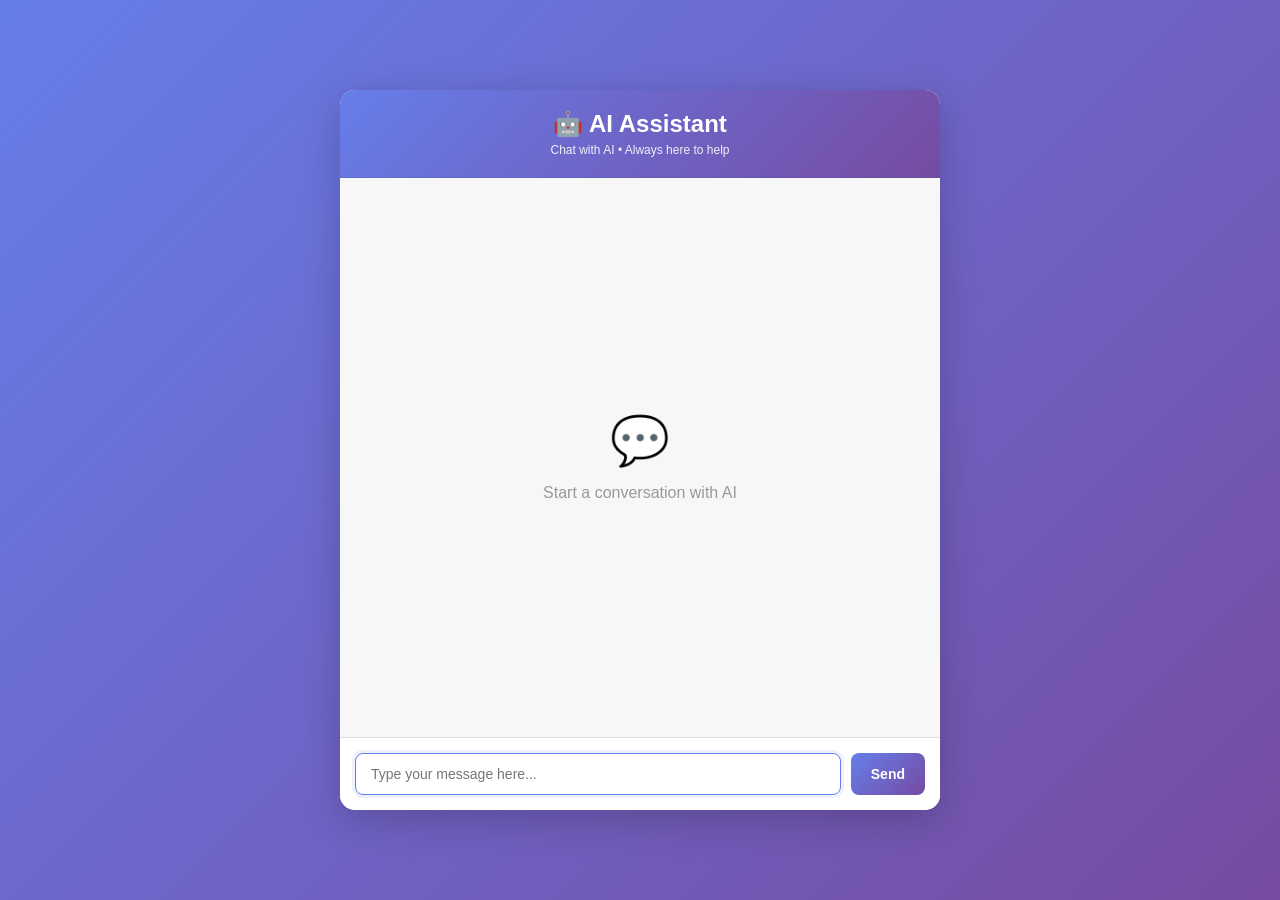
<file: ai-chat.html>
<!DOCTYPE html>
<html lang="en">
<head>
    <meta charset="UTF-8">
    <meta name="viewport" content="width=device-width, initial-scale=1.0">
    <title>AI Chat Assistant</title>
    <style>
        * {
            margin: 0;
            padding: 0;
            box-sizing: border-box;
        }

        body {
            font-family: 'Segoe UI', Tahoma, Geneva, Verdana, sans-serif;
            background: linear-gradient(135deg, #667eea 0%, #764ba2 100%);
            min-height: 100vh;
            display: flex;
            justify-content: center;
            align-items: center;
            padding: 20px;
        }

        .chat-container {
            width: 100%;
            max-width: 600px;
            height: 80vh;
            background: white;
            border-radius: 15px;
            box-shadow: 0 10px 40px rgba(0, 0, 0, 0.2);
            display: flex;
            flex-direction: column;
            overflow: hidden;
        }

        .chat-header {
            background: linear-gradient(135deg, #667eea 0%, #764ba2 100%);
            color: white;
            padding: 20px;
            text-align: center;
            border-bottom: 1px solid rgba(0, 0, 0, 0.1);
        }

        .chat-header h1 {
            font-size: 24px;
            font-weight: 600;
            margin-bottom: 5px;
        }

        .chat-header p {
            font-size: 12px;
            opacity: 0.9;
        }

        .messages-container {
            flex: 1;
            overflow-y: auto;
            padding: 20px;
            background: #f7f7f7;
        }

        .message {
            display: flex;
            margin-bottom: 15px;
            animation: slideIn 0.3s ease;
        }

        @keyframes slideIn {
            from {
                opacity: 0;
                transform: translateY(10px);
            }
            to {
                opacity: 1;
                transform: translateY(0);
            }
        }

        .message.user {
            justify-content: flex-end;
        }

        .message.ai {
            justify-content: flex-start;
        }

        .message-content {
            max-width: 75%;
            padding: 12px 16px;
            border-radius: 12px;
            word-wrap: break-word;
            font-size: 14px;
            line-height: 1.5;
        }

        .message.user .message-content {
            background: linear-gradient(135deg, #667eea 0%, #764ba2 100%);
            color: white;
            border-bottom-right-radius: 4px;
        }

        .message.ai .message-content {
            background: white;
            color: #333;
            border: 1px solid #e0e0e0;
            border-bottom-left-radius: 4px;
        }

        .message-avatar {
            width: 32px;
            height: 32px;
            border-radius: 50%;
            display: flex;
            align-items: center;
            justify-content: center;
            font-weight: bold;
            color: white;
            font-size: 16px;
            margin: 0 8px;
        }

        .message.user .message-avatar {
            background: linear-gradient(135deg, #667eea 0%, #764ba2 100%);
            order: 2;
        }

        .message.ai .message-avatar {
            background: linear-gradient(135deg, #f093fb 0%, #f5576c 100%);
            order: 1;
        }

        .typing-indicator {
            display: flex;
            gap: 4px;
            padding: 10px;
        }

        .typing-dot {
            width: 8px;
            height: 8px;
            border-radius: 50%;
            background: #999;
            animation: typing 1.4s infinite;
        }

        .typing-dot:nth-child(2) {
            animation-delay: 0.2s;
        }

        .typing-dot:nth-child(3) {
            animation-delay: 0.4s;
        }

        @keyframes typing {
            0%, 60%, 100% { opacity: 0.5; }
            30% { opacity: 1; }
        }

        .input-area {
            border-top: 1px solid #e0e0e0;
            padding: 15px;
            background: white;
            display: flex;
            gap: 10px;
        }

        .input-field {
            flex: 1;
            border: 1px solid #e0e0e0;
            border-radius: 8px;
            padding: 12px 15px;
            font-size: 14px;
            font-family: inherit;
            resize: none;
            max-height: 100px;
            transition: border-color 0.3s;
        }

        .input-field:focus {
            outline: none;
            border-color: #667eea;
            box-shadow: 0 0 0 3px rgba(102, 126, 234, 0.1);
        }

        .send-btn {
            background: linear-gradient(135deg, #667eea 0%, #764ba2 100%);
            color: white;
            border: none;
            border-radius: 8px;
            padding: 12px 20px;
            cursor: pointer;
            font-weight: 600;
            transition: transform 0.2s, box-shadow 0.2s;
            font-size: 14px;
        }

        .send-btn:hover {
            transform: translateY(-2px);
            box-shadow: 0 5px 15px rgba(102, 126, 234, 0.4);
        }

        .send-btn:active {
            transform: translateY(0);
        }

        .send-btn:disabled {
            opacity: 0.5;
            cursor: not-allowed;
        }

        .empty-state {
            display: flex;
            flex-direction: column;
            align-items: center;
            justify-content: center;
            height: 100%;
            color: #999;
        }

        .empty-state-icon {
            font-size: 48px;
            margin-bottom: 15px;
        }

        /* Scrollbar styling */
        .messages-container::-webkit-scrollbar {
            width: 6px;
        }

        .messages-container::-webkit-scrollbar-track {
            background: transparent;
        }

        .messages-container::-webkit-scrollbar-thumb {
            background: #ddd;
            border-radius: 3px;
        }

        .messages-container::-webkit-scrollbar-thumb:hover {
            background: #999;
        }

        @media (max-width: 600px) {
            .chat-container {
                height: 100vh;
                border-radius: 0;
            }

            .message-content {
                max-width: 85%;
            }
        }
    </style>
</head>
<body>
    <div class="chat-container">
        <div class="chat-header">
            <h1>🤖 AI Assistant</h1>
            <p>Chat with AI • Always here to help</p>
        </div>

        <div class="messages-container" id="messagesContainer">
            <div class="empty-state">
                <div class="empty-state-icon">💬</div>
                <p>Start a conversation with AI</p>
            </div>
        </div>

        <div class="input-area">
            <textarea
                class="input-field"
                id="messageInput"
                placeholder="Type your message here..."
                rows="1"
            ></textarea>
            <button class="send-btn" id="sendBtn">Send</button>
        </div>
    </div>

    <script>
        const messagesContainer = document.getElementById('messagesContainer');
        const messageInput = document.getElementById('messageInput');
        const sendBtn = document.getElementById('sendBtn');

        // Auto-resize textarea
        messageInput.addEventListener('input', function () {
            this.style.height = 'auto';
            this.style.height = (this.scrollHeight > 100 ? 100 : this.scrollHeight) + 'px';
        });

        // Send message on Enter (Shift+Enter for new line)
        messageInput.addEventListener('keypress', function (e) {
            if (e.key === 'Enter' && !e.shiftKey) {
                e.preventDefault();
                sendMessage();
            }
        });

        sendBtn.addEventListener('click', sendMessage);

        function sendMessage() {
            const message = messageInput.value.trim();
            if (!message) return;

            // Clear empty state if exists
            const emptyState = messagesContainer.querySelector('.empty-state');
            if (emptyState) {
                emptyState.remove();
            }

            // Add user message
            addMessage(message, 'user');
            messageInput.value = '';
            messageInput.style.height = 'auto';

            // Show typing indicator
            showTypingIndicator();

            // Simulate AI response (replace with actual API call)
            setTimeout(() => {
                removeTypingIndicator();
                const responses = [
                    'That\'s an interesting question! Let me think about that...',
                    'I understand. Here\'s what I think about your message.',
                    'Great point! I\'d like to help you with that.',
                    'I\'m here to assist. Let me provide some insight.',
                    'Thank you for sharing. I have some thoughts on this.'
                ];
                const randomResponse = responses[Math.floor(Math.random() * responses.length)];
                addMessage(randomResponse, 'ai');
            }, 1500);
        }

        function addMessage(text, sender) {
            const messageDiv = document.createElement('div');
            messageDiv.className = `message ${sender}`;

            const avatar = document.createElement('div');
            avatar.className = 'message-avatar';
            avatar.textContent = sender === 'user' ? '👤' : '🤖';

            const content = document.createElement('div');
            content.className = 'message-content';
            content.textContent = text;

            messageDiv.appendChild(avatar);
            messageDiv.appendChild(content);

            messagesContainer.appendChild(messageDiv);
            scrollToBottom();
        }

        function showTypingIndicator() {
            const messageDiv = document.createElement('div');
            messageDiv.className = 'message ai';
            messageDiv.id = 'typingIndicator';

            const avatar = document.createElement('div');
            avatar.className = 'message-avatar';
            avatar.textContent = '🤖';

            const typingDiv = document.createElement('div');
            typingDiv.className = 'typing-indicator';
            typingDiv.innerHTML = '<div class="typing-dot"></div><div class="typing-dot"></div><div class="typing-dot"></div>';

            messageDiv.appendChild(avatar);
            messageDiv.appendChild(typingDiv);

            messagesContainer.appendChild(messageDiv);
            scrollToBottom();
        }

        function removeTypingIndicator() {
            const indicator = document.getElementById('typingIndicator');
            if (indicator) {
                indicator.remove();
            }
        }

        function scrollToBottom() {
            setTimeout(() => {
                messagesContainer.scrollTop = messagesContainer.scrollHeight;
            }, 0);
        }

        // Focus input on load
        messageInput.focus();
    </script>
</body>
</html>
</file>
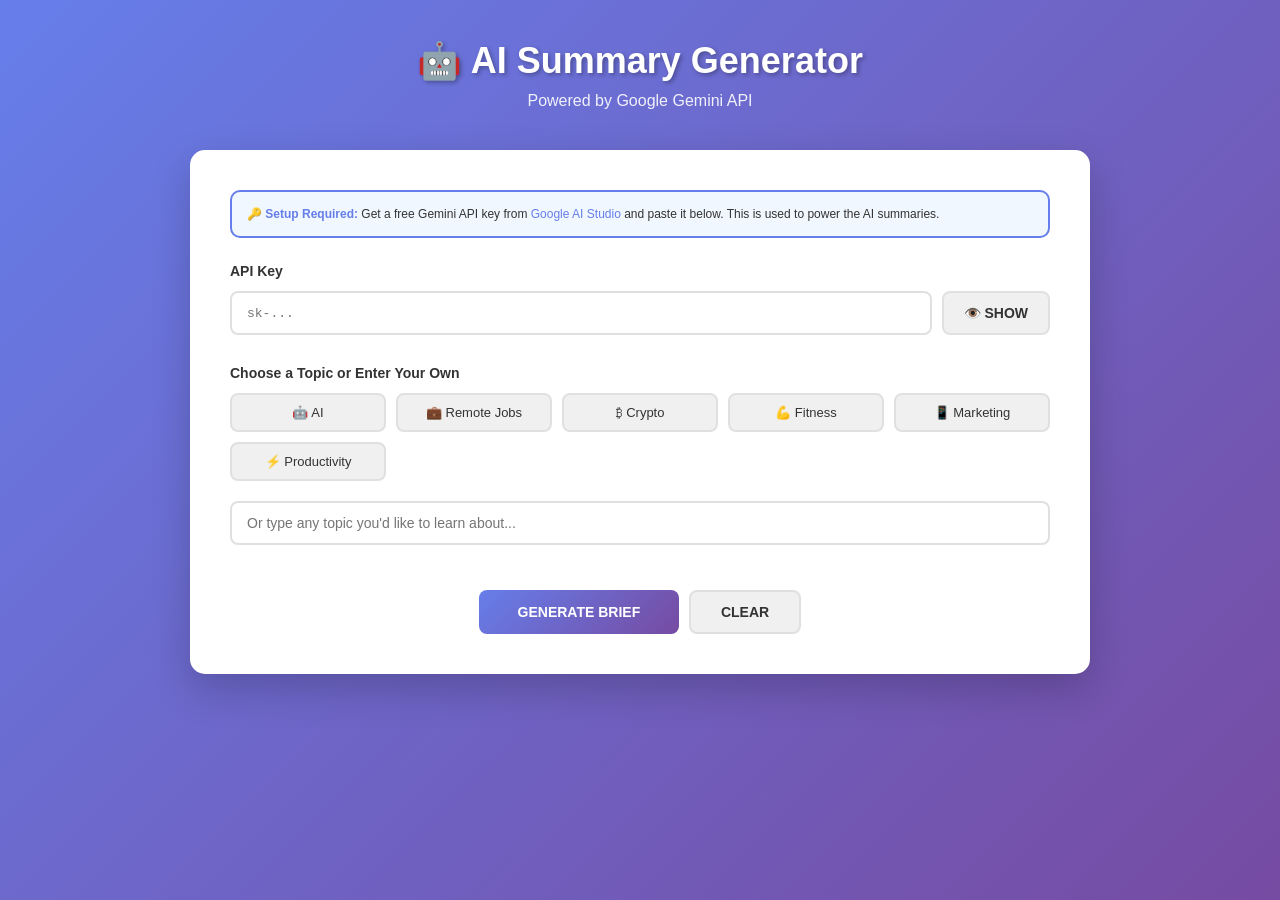
<file: ai-summary-generator.html>
<!DOCTYPE html>
<html lang="en">
<head>
    <meta charset="UTF-8">
    <meta name="viewport" content="width=device-width, initial-scale=1.0">
    <title>AI Summary Generator - Powered by Gemini</title>
    <style>
        * {
            margin: 0;
            padding: 0;
            box-sizing: border-box;
        }

        body {
            font-family: 'Segoe UI', Tahoma, Geneva, Verdana, sans-serif;
            background: linear-gradient(135deg, #667eea 0%, #764ba2 100%);
            min-height: 100vh;
            padding: 40px 20px;
        }

        .container {
            max-width: 900px;
            margin: 0 auto;
        }

        .header {
            text-align: center;
            color: white;
            margin-bottom: 40px;
        }

        .header h1 {
            font-size: 36px;
            margin-bottom: 10px;
            text-shadow: 2px 2px 4px rgba(0, 0, 0, 0.3);
        }

        .header p {
            font-size: 16px;
            opacity: 0.9;
        }

        .main-card {
            background: white;
            border-radius: 15px;
            padding: 40px;
            box-shadow: 0 15px 40px rgba(0, 0, 0, 0.2);
            margin-bottom: 30px;
        }

        .api-setup {
            background: #f0f7ff;
            border: 2px solid #667eea;
            border-radius: 10px;
            padding: 15px;
            margin-bottom: 25px;
            font-size: 12px;
            color: #333;
        }

        .api-setup strong {
            color: #667eea;
        }

        .input-section {
            margin-bottom: 30px;
        }

        .input-label {
            font-size: 14px;
            font-weight: 600;
            color: #333;
            margin-bottom: 12px;
            display: block;
        }

        .input-group {
            display: flex;
            gap: 10px;
            margin-bottom: 20px;
        }

        .api-key-input {
            flex: 1;
            padding: 12px 15px;
            border: 2px solid #e0e0e0;
            border-radius: 8px;
            font-size: 13px;
            font-family: 'Courier New', monospace;
            transition: border-color 0.3s;
        }

        .api-key-input:focus {
            outline: none;
            border-color: #667eea;
            box-shadow: 0 0 0 3px rgba(102, 126, 234, 0.1);
        }

        .topic-input {
            width: 100%;
            padding: 12px 15px;
            border: 2px solid #e0e0e0;
            border-radius: 8px;
            font-size: 14px;
            transition: border-color 0.3s;
            margin-bottom: 15px;
        }

        .topic-input:focus {
            outline: none;
            border-color: #667eea;
            box-shadow: 0 0 0 3px rgba(102, 126, 234, 0.1);
        }

        .preset-topics {
            display: grid;
            grid-template-columns: repeat(auto-fit, minmax(140px, 1fr));
            gap: 10px;
            margin-bottom: 20px;
        }

        .topic-btn {
            padding: 10px 15px;
            background: #f0f0f0;
            border: 2px solid #e0e0e0;
            border-radius: 8px;
            cursor: pointer;
            font-size: 13px;
            font-weight: 500;
            transition: all 0.3s;
            color: #333;
        }

        .topic-btn:hover {
            background: #667eea;
            color: white;
            border-color: #667eea;
            transform: translateY(-2px);
        }

        .topic-btn.active {
            background: #667eea;
            color: white;
            border-color: #667eea;
        }

        .button-group {
            display: flex;
            gap: 10px;
            justify-content: center;
        }

        .btn {
            padding: 12px 30px;
            border: none;
            border-radius: 8px;
            font-size: 14px;
            font-weight: 600;
            cursor: pointer;
            transition: all 0.3s;
            text-transform: uppercase;
        }

        .btn-generate {
            background: linear-gradient(135deg, #667eea 0%, #764ba2 100%);
            color: white;
            min-width: 200px;
        }

        .btn-generate:hover {
            transform: translateY(-2px);
            box-shadow: 0 10px 25px rgba(102, 126, 234, 0.4);
        }

        .btn-generate:disabled {
            opacity: 0.6;
            cursor: not-allowed;
            transform: none;
        }

        .btn-clear {
            background: #f0f0f0;
            color: #333;
            border: 2px solid #e0e0e0;
        }

        .btn-clear:hover {
            background: #e0e0e0;
        }

        .loading {
            display: none;
            text-align: center;
            padding: 30px;
            color: #667eea;
        }

        .loading.active {
            display: block;
        }

        .spinner {
            border: 4px solid #f0f0f0;
            border-top: 4px solid #667eea;
            border-radius: 50%;
            width: 40px;
            height: 40px;
            animation: spin 1s linear infinite;
            margin: 0 auto 15px;
        }

        @keyframes spin {
            0% { transform: rotate(0deg); }
            100% { transform: rotate(360deg); }
        }

        .output-card {
            background: white;
            border-radius: 15px;
            padding: 40px;
            box-shadow: 0 15px 40px rgba(0, 0, 0, 0.2);
            display: none;
            animation: slideIn 0.5s ease;
        }

        .output-card.active {
            display: block;
        }

        @keyframes slideIn {
            from {
                opacity: 0;
                transform: translateY(20px);
            }
            to {
                opacity: 1;
                transform: translateY(0);
            }
        }

        .output-title {
            color: #667eea;
            font-size: 28px;
            font-weight: 700;
            margin-bottom: 25px;
            padding-bottom: 15px;
            border-bottom: 3px solid #667eea;
        }

        .section {
            margin-bottom: 30px;
        }

        .section-title {
            color: #333;
            font-size: 16px;
            font-weight: 700;
            text-transform: uppercase;
            letter-spacing: 1px;
            margin-bottom: 15px;
            color: #764ba2;
        }

        .key-points {
            list-style: none;
        }

        .key-points li {
            padding: 12px 15px;
            margin-bottom: 10px;
            background: #f8f9fa;
            border-left: 4px solid #667eea;
            border-radius: 4px;
            color: #333;
            line-height: 1.6;
        }

        .key-points li:before {
            content: "✓ ";
            color: #667eea;
            font-weight: bold;
            margin-right: 10px;
        }

        .insight-box {
            background: linear-gradient(135deg, #ffeaa7 0%, #fdcb6e 100%);
            padding: 20px;
            border-radius: 8px;
            border-left: 5px solid #f39c12;
            color: #333;
            line-height: 1.6;
        }

        .insight-box:before {
            content: "💡 ";
            margin-right: 10px;
        }

        .action-box {
            background: linear-gradient(135deg, #a8edea 0%, #fed6e3 100%);
            padding: 20px;
            border-radius: 8px;
            border-left: 5px solid #00b894;
            color: #333;
            line-height: 1.6;
            font-weight: 500;
        }

        .action-box:before {
            content: "🎯 ";
            margin-right: 10px;
        }

        .error-message {
            display: none;
            background: #ffe5e5;
            border: 2px solid #ff6b6b;
            border-radius: 8px;
            padding: 15px;
            color: #c92a2a;
            margin-bottom: 20px;
            font-size: 14px;
        }

        .error-message.active {
            display: block;
        }

        .success-message {
            display: none;
            background: #e5ffe5;
            border: 2px solid #51cf66;
            border-radius: 8px;
            padding: 15px;
            color: #2b5f2e;
            margin-bottom: 20px;
            font-size: 14px;
        }

        .success-message.active {
            display: block;
        }

        @media (max-width: 600px) {
            .header h1 {
                font-size: 24px;
            }

            .main-card,
            .output-card {
                padding: 20px;
            }

            .preset-topics {
                grid-template-columns: repeat(2, 1fr);
            }

            .button-group {
                flex-direction: column;
            }

            .btn-generate {
                min-width: auto;
            }
        }
    </style>
</head>
<body>
    <div class="container">
        <div class="header">
            <h1>🤖 AI Summary Generator</h1>
            <p>Powered by Google Gemini API</p>
        </div>

        <div class="main-card">
            <div class="api-setup">
                <strong>🔑 Setup Required:</strong> Get a free Gemini API key from 
                <a href="https://makersuite.google.com/app/apikey" target="_blank" style="color: #667eea; text-decoration: none;">Google AI Studio</a>
                and paste it below. This is used to power the AI summaries.
            </div>

            <div class="error-message" id="errorMessage"></div>
            <div class="success-message" id="successMessage"></div>

            <div class="input-section">
                <label class="input-label">API Key</label>
                <div class="input-group">
                    <input 
                        type="password" 
                        id="apiKeyInput" 
                        class="api-key-input" 
                        placeholder="sk-..." 
                        value=""
                    >
                    <button class="btn" onclick="toggleApiKeyVisibility()" style="background: #f0f0f0; color: #333; border: 2px solid #e0e0e0; padding: 12px 20px;">
                        👁️ Show
                    </button>
                </div>
            </div>

            <div class="input-section">
                <label class="input-label">Choose a Topic or Enter Your Own</label>
                
                <div class="preset-topics">
                    <button class="topic-btn" onclick="selectTopic('Artificial Intelligence')">🤖 AI</button>
                    <button class="topic-btn" onclick="selectTopic('Remote Jobs')">💼 Remote Jobs</button>
                    <button class="topic-btn" onclick="selectTopic('Cryptocurrency')">₿ Crypto</button>
                    <button class="topic-btn" onclick="selectTopic('Fitness')">💪 Fitness</button>
                    <button class="topic-btn" onclick="selectTopic('Digital Marketing')">📱 Marketing</button>
                    <button class="topic-btn" onclick="selectTopic('Productivity Tips')">⚡ Productivity</button>
                </div>

                <input 
                    type="text" 
                    id="topicInput" 
                    class="topic-input" 
                    placeholder="Or type any topic you'd like to learn about..."
                >
            </div>

            <div class="button-group">
                <button class="btn btn-generate" id="generateBtn" onclick="generateSummary()">Generate Brief</button>
                <button class="btn btn-clear" onclick="clearAll()">Clear</button>
            </div>

            <div class="loading" id="loading">
                <div class="spinner"></div>
                <p>Generating your summary... please wait</p>
            </div>
        </div>

        <div class="output-card" id="outputCard">
            <div id="summaryOutput"></div>
        </div>
    </div>

    <script>
        const apiKeyInput = document.getElementById('apiKeyInput');
        const topicInput = document.getElementById('topicInput');
        const generateBtn = document.getElementById('generateBtn');
        const loading = document.getElementById('loading');
        const outputCard = document.getElementById('outputCard');
        const errorMessage = document.getElementById('errorMessage');
        const successMessage = document.getElementById('successMessage');
        let selectedTopic = '';

        // Save API key to localStorage
        apiKeyInput.addEventListener('change', function() {
            localStorage.setItem('geminiApiKey', this.value);
            if (this.value) {
                showSuccess('API Key saved successfully!');
            }
        });

        // Load API key from localStorage
        window.addEventListener('load', function() {
            const savedKey = localStorage.getItem('geminiApiKey');
            if (savedKey) {
                apiKeyInput.value = savedKey;
            }
        });

        function toggleApiKeyVisibility() {
            const btn = event.target.closest('button');
            if (apiKeyInput.type === 'password') {
                apiKeyInput.type = 'text';
                btn.textContent = '🙈 Hide';
            } else {
                apiKeyInput.type = 'password';
                btn.textContent = '👁️ Show';
            }
        }

        function selectTopic(topic) {
            selectedTopic = topic;
            topicInput.value = topic;
            
            // Update button styling
            document.querySelectorAll('.topic-btn').forEach(btn => {
                btn.classList.remove('active');
            });
            event.target.classList.add('active');
        }

        function showError(message) {
            errorMessage.textContent = '❌ ' + message;
            errorMessage.classList.add('active');
            successMessage.classList.remove('active');
            setTimeout(() => {
                errorMessage.classList.remove('active');
            }, 5000);
        }

        function showSuccess(message) {
            successMessage.textContent = '✅ ' + message;
            successMessage.classList.add('active');
            errorMessage.classList.remove('active');
            setTimeout(() => {
                successMessage.classList.remove('active');
            }, 3000);
        }

        async function generateSummary() {
            const topic = topicInput.value.trim();
            const apiKey = apiKeyInput.value.trim();

            // Validation
            if (!apiKey) {
                showError('Please enter your Gemini API Key');
                return;
            }

            if (!topic) {
                showError('Please select or enter a topic');
                return;
            }

            // Show loading state
            loading.classList.add('active');
            outputCard.classList.remove('active');
            generateBtn.disabled = true;
            errorMessage.classList.remove('active');

            try {
                const response = await fetch(
                    `https://generativelanguage.googleapis.com/v1beta/models/gemini-pro:generateContent?key=${apiKey}`,
                    {
                        method: 'POST',
                        headers: {
                            'Content-Type': 'application/json',
                        },
                        body: JSON.stringify({
                            contents: [{
                                parts: [{
                                    text: getPrompt(topic)
                                }]
                            }]
                        })
                    }
                );

                if (!response.ok) {
                    const errorData = await response.json();
                    throw new Error(errorData.error?.message || 'API request failed');
                }

                const data = await response.json();
                
                if (!data.candidates || !data.candidates[0] || !data.candidates[0].content) {
                    throw new Error('Invalid API response format');
                }

                const generatedText = data.candidates[0].content.parts[0].text;
                displaySummary(topic, generatedText);
                showSuccess('Summary generated successfully!');

            } catch (error) {
                console.error('Error:', error);
                showError(error.message || 'Failed to generate summary. Please check your API key and try again.');
            } finally {
                loading.classList.remove('active');
                generateBtn.disabled = false;
            }
        }

        function getPrompt(topic) {
            return `Generate a structured brief about "${topic}" with EXACTLY this format:

TITLE: [Create a short, engaging title about the topic - max 7 words]

KEY POINTS:
- [First important point about the topic]
- [Second important point about the topic]
- [Third important point about the topic]

INSIGHT:
[One interesting observation or unique perspective about the topic - 1-2 sentences]

ACTION STEP:
[One practical, actionable step the reader can take to learn or engage with this topic - be specific]

Make sure to:
1. Start directly with TITLE: without any preamble
2. Use exactly 3 bullet points under KEY POINTS
3. Include INSIGHT: section with one meaningful observation
4. Include ACTION STEP: section with one concrete action
5. Keep language clear, concise, and engaging`;
        }

        function displaySummary(topic, text) {
            const sections = parseResponse(text);
            
            let html = `<div class="output-title">${sections.title || topic}</div>`;
            
            if (sections.keyPoints && sections.keyPoints.length > 0) {
                html += `
                    <div class="section">
                        <div class="section-title">📌 Key Points</div>
                        <ul class="key-points">
                            ${sections.keyPoints.map(point => `<li>${point}</li>`).join('')}
                        </ul>
                    </div>
                `;
            }
            
            if (sections.insight) {
                html += `
                    <div class="section">
                        <div class="section-title">💡 Insight</div>
                        <div class="insight-box">${sections.insight}</div>
                    </div>
                `;
            }
            
            if (sections.actionStep) {
                html += `
                    <div class="section">
                        <div class="section-title">🎯 Action Step</div>
                        <div class="action-box">${sections.actionStep}</div>
                    </div>
                `;
            }

            document.getElementById('summaryOutput').innerHTML = html;
            outputCard.classList.add('active');
        }

        function parseResponse(text) {
            const sections = {
                title: '',
                keyPoints: [],
                insight: '',
                actionStep: ''
            };

            // Extract title
            const titleMatch = text.match(/TITLE:\s*(.+?)(?:\n|$)/i);
            if (titleMatch) {
                sections.title = titleMatch[1].trim();
            }

            // Extract key points
            const keyPointsMatch = text.match(/KEY POINTS:\s*([\s\S]*?)(?=INSIGHT:|INSIGHT|$)/i);
            if (keyPointsMatch) {
                const points = keyPointsMatch[1].match(/^[-•*]\s+(.+?)$/gm);
                if (points) {
                    sections.keyPoints = points.map(p => p.replace(/^[-•*]\s+/, '').trim());
                }
            }

            // Extract insight
            const insightMatch = text.match(/INSIGHT:\s*([\s\S]*?)(?=ACTION|$)/i);
            if (insightMatch) {
                sections.insight = insightMatch[1].trim().split('\n')[0];
            }

            // Extract action step
            const actionMatch = text.match(/ACTION STEP:\s*([\s\S]*?)$/i);
            if (actionMatch) {
                sections.actionStep = actionMatch[1].trim().split('\n')[0];
            }

            return sections;
        }

        function clearAll() {
            topicInput.value = '';
            document.querySelectorAll('.topic-btn').forEach(btn => btn.classList.remove('active'));
            outputCard.classList.remove('active');
            errorMessage.classList.remove('active');
            selectedTopic = '';
        }
    </script>
</body>
</html>
</file>
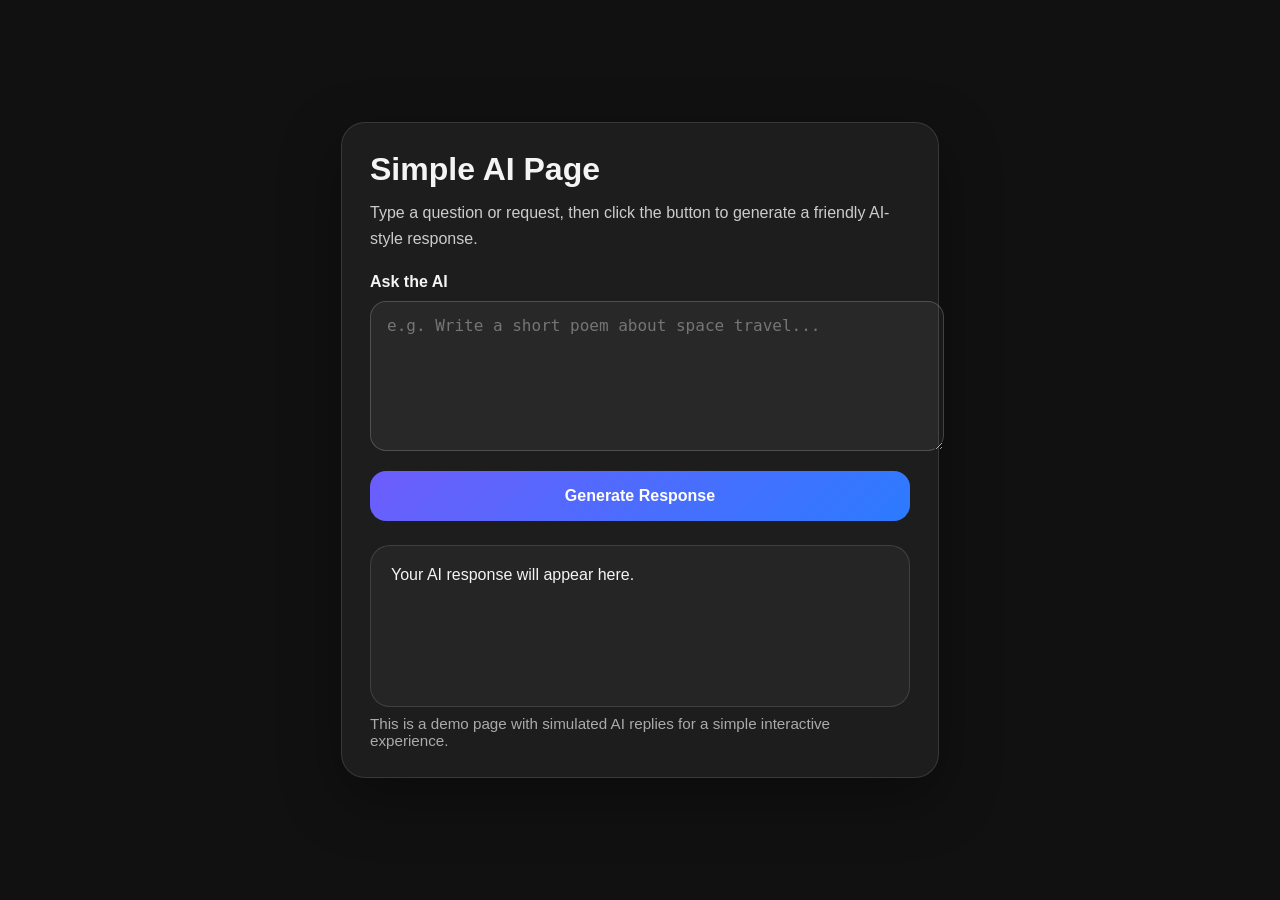
<file: ai.html>
<!DOCTYPE html>
<html lang="en">
<head>
  <meta charset="UTF-8" />
  <meta name="viewport" content="width=device-width, initial-scale=1.0" />
  <title>Simple AI Page</title>
  <style>
    body {
      margin: 0;
      min-height: 100vh;
      display: flex;
      align-items: center;
      justify-content: center;
      font-family: Arial, sans-serif;
      background: #111;
      color: #f4f4f4;
    }
    .container {
      width: min(540px, 90vw);
      padding: 28px;
      border-radius: 24px;
      background: rgba(255,255,255,0.05);
      border: 1px solid rgba(255,255,255,0.12);
      box-shadow: 0 20px 60px rgba(0,0,0,0.35);
    }
    h1 {
      margin: 0 0 12px;
      font-size: clamp(2rem, 2.5vw, 2.5rem);
    }
    p {
      margin: 0 0 22px;
      line-height: 1.6;
      color: #ccc;
    }
    label {
      display: block;
      margin-bottom: 10px;
      font-weight: 600;
    }
    textarea {
      width: 100%;
      min-height: 120px;
      border-radius: 16px;
      border: 1px solid rgba(255,255,255,0.18);
      padding: 14px 16px;
      background: rgba(255,255,255,0.05);
      color: #f4f4f4;
      font-size: 1rem;
      resize: vertical;
    }
    button {
      margin-top: 16px;
      width: 100%;
      padding: 16px;
      border: none;
      border-radius: 16px;
      background: linear-gradient(135deg, #6d5dfc 0%, #2c7bff 100%);
      color: white;
      font-size: 1rem;
      font-weight: 700;
      cursor: pointer;
    }
    .output {
      margin-top: 24px;
      padding: 20px;
      border-radius: 20px;
      background: rgba(255,255,255,0.04);
      border: 1px solid rgba(255,255,255,0.12);
      min-height: 120px;
      white-space: pre-wrap;
    }
    .note {
      margin-top: 8px;
      color: #aaa;
      font-size: 0.95rem;
    }
  </style>
</head>
<body>
  <div class="container">
    <h1>Simple AI Page</h1>
    <p>Type a question or request, then click the button to generate a friendly AI-style response.</p>
    <label for="prompt">Ask the AI</label>
    <textarea id="prompt" placeholder="e.g. Write a short poem about space travel..."></textarea>
    <button id="generate">Generate Response</button>
    <div class="output" id="response">Your AI response will appear here.</div>
    <div class="note">This is a demo page with simulated AI replies for a simple interactive experience.</div>
  </div>

  <script>
    const promptInput = document.getElementById('prompt');
    const generateButton = document.getElementById('generate');
    const responseOutput = document.getElementById('response');

    const sampleReplies = [
      "Here is a clear answer to your request, written with helpful and friendly language.",
      "That sounds interesting! I would suggest starting with a simple plan and then refining each step.",
      "Great question! To solve this, focus on the main goal and keep the solution small and easy to test.",
      "The AI thinks this could work well: use a clean layout, meaningful labels, and calm colors.",
      "I recommend breaking the problem into smaller parts, then building each part one by one."
    ];

    generateButton.addEventListener('click', () => {
      const prompt = promptInput.value.trim();
      if (!prompt) {
        responseOutput.textContent = 'Please enter a prompt to get an AI-style response.';
        return;
      }

      generateButton.disabled = true;
      generateButton.textContent = 'Generating...';
      responseOutput.textContent = 'Thinking...';

      setTimeout(() => {
        const reply = sampleReplies[Math.floor(Math.random() * sampleReplies.length)];
        responseOutput.textContent = `Prompt: ${prompt}\n\nResponse: ${reply}`;
        generateButton.disabled = false;
        generateButton.textContent = 'Generate Response';
      }, 900);
    });
  </script>
</body>
</html>
</file>
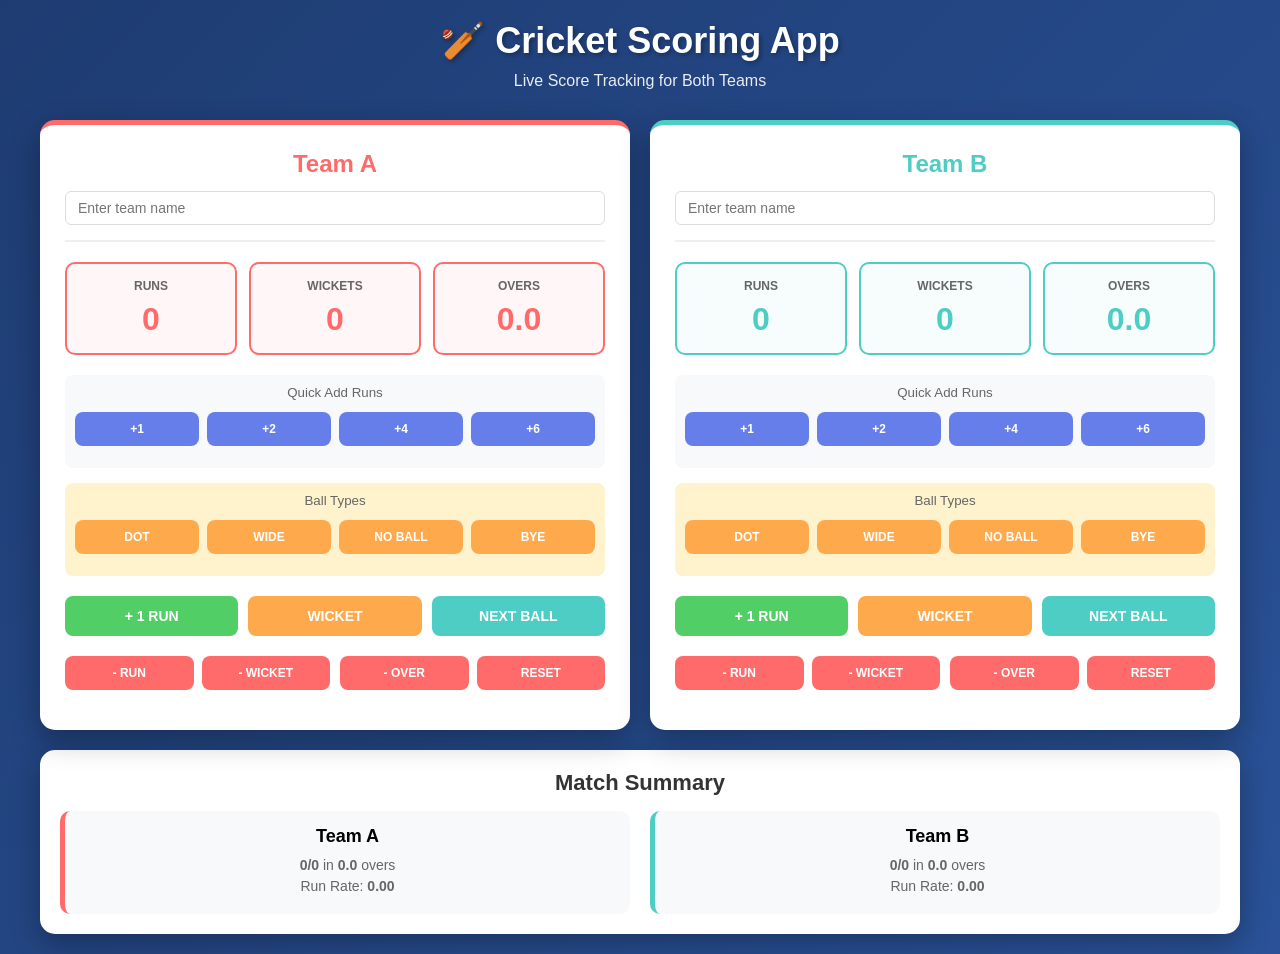
<file: cricket-scoring.html>
<!DOCTYPE html>
<html lang="en">
<head>
    <meta charset="UTF-8">
    <meta name="viewport" content="width=device-width, initial-scale=1.0">
    <title>Cricket Scoring App</title>
    <style>
        * {
            margin: 0;
            padding: 0;
            box-sizing: border-box;
        }

        body {
            font-family: 'Segoe UI', Tahoma, Geneva, Verdana, sans-serif;
            background: linear-gradient(135deg, #1e3c72 0%, #2a5298 100%);
            min-height: 100vh;
            padding: 20px;
        }

        .container {
            max-width: 1200px;
            margin: 0 auto;
        }

        .header {
            text-align: center;
            color: white;
            margin-bottom: 30px;
        }

        .header h1 {
            font-size: 36px;
            margin-bottom: 10px;
            text-shadow: 2px 2px 4px rgba(0, 0, 0, 0.3);
        }

        .header p {
            font-size: 16px;
            opacity: 0.9;
        }

        .scoring-container {
            display: grid;
            grid-template-columns: 1fr 1fr;
            gap: 20px;
            margin-bottom: 20px;
        }

        .team-section {
            background: white;
            border-radius: 15px;
            padding: 25px;
            box-shadow: 0 10px 30px rgba(0, 0, 0, 0.3);
        }

        .team-section.team-a {
            border-top: 5px solid #ff6b6b;
        }

        .team-section.team-b {
            border-top: 5px solid #4ecdc4;
        }

        .team-header {
            text-align: center;
            margin-bottom: 20px;
            border-bottom: 2px solid #f0f0f0;
            padding-bottom: 15px;
        }

        .team-name {
            font-size: 24px;
            font-weight: 700;
            color: #333;
            margin-bottom: 8px;
        }

        .team-a .team-name {
            color: #ff6b6b;
        }

        .team-b .team-name {
            color: #4ecdc4;
        }

        .team-input {
            width: 100%;
            padding: 8px 12px;
            border: 1px solid #ddd;
            border-radius: 6px;
            font-size: 14px;
            margin-top: 5px;
        }

        .score-display {
            display: grid;
            grid-template-columns: 1fr 1fr 1fr;
            gap: 12px;
            margin: 20px 0;
        }

        .score-box {
            background: #f8f9fa;
            border-radius: 10px;
            padding: 15px;
            text-align: center;
            border: 2px solid #e0e0e0;
        }

        .score-label {
            font-size: 12px;
            color: #666;
            text-transform: uppercase;
            font-weight: 600;
            margin-bottom: 8px;
        }

        .score-value {
            font-size: 32px;
            font-weight: 700;
            color: #333;
        }

        .team-a .score-box {
            border-color: #ff6b6b;
            background: rgba(255, 107, 107, 0.05);
        }

        .team-a .score-value {
            color: #ff6b6b;
        }

        .team-b .score-box {
            border-color: #4ecdc4;
            background: rgba(78, 205, 196, 0.05);
        }

        .team-b .score-value {
            color: #4ecdc4;
        }

        .controls {
            display: grid;
            grid-template-columns: repeat(3, 1fr);
            gap: 10px;
            margin: 20px 0;
        }

        .btn {
            padding: 12px;
            border: none;
            border-radius: 8px;
            font-size: 14px;
            font-weight: 600;
            cursor: pointer;
            transition: all 0.3s ease;
            text-transform: uppercase;
        }

        .btn-primary {
            background: #667eea;
            color: white;
        }

        .btn-primary:hover {
            background: #5568d3;
            transform: translateY(-2px);
            box-shadow: 0 5px 15px rgba(102, 126, 234, 0.4);
        }

        .btn-success {
            background: #51cf66;
            color: white;
        }

        .btn-success:hover {
            background: #40c057;
            transform: translateY(-2px);
        }

        .btn-danger {
            background: #ff6b6b;
            color: white;
        }

        .btn-danger:hover {
            background: #ff5252;
            transform: translateY(-2px);
        }

        .btn-warning {
            background: #ffa94d;
            color: white;
        }

        .btn-warning:hover {
            background: #ff8c42;
            transform: translateY(-2px);
        }

        .btn-info {
            background: #4ecdc4;
            color: white;
        }

        .btn-info:hover {
            background: #45b8ae;
            transform: translateY(-2px);
        }

        .overs-controls {
            display: grid;
            grid-template-columns: 1fr 1fr;
            gap: 10px;
            margin: 15px 0;
        }

        .control-group {
            display: flex;
            gap: 8px;
        }

        .control-group button {
            flex: 1;
            padding: 10px;
            font-size: 12px;
        }

        .bottom-controls {
            display: grid;
            grid-template-columns: 1fr 1fr;
            gap: 15px;
            margin-top: 25px;
            padding-top: 20px;
            border-top: 2px solid #f0f0f0;
        }

        .reset-btn {
            padding: 12px;
            background: #868e96;
            color: white;
            border: none;
            border-radius: 8px;
            font-weight: 600;
            cursor: pointer;
            transition: all 0.3s;
        }

        .reset-btn:hover {
            background: #748087;
        }

        .summary {
            background: white;
            border-radius: 15px;
            padding: 20px;
            box-shadow: 0 10px 30px rgba(0, 0, 0, 0.3);
            text-align: center;
        }

        .summary h2 {
            color: #333;
            margin-bottom: 15px;
            font-size: 22px;
        }

        .summary-content {
            display: grid;
            grid-template-columns: 1fr 1fr;
            gap: 20px;
        }

        .summary-team {
            padding: 15px;
            border-radius: 10px;
            background: #f8f9fa;
        }

        .summary-team h3 {
            font-size: 18px;
            margin-bottom: 10px;
        }

        .summary-team p {
            color: #666;
            font-size: 14px;
            margin: 5px 0;
        }

        @media (max-width: 768px) {
            .scoring-container {
                grid-template-columns: 1fr;
            }

            .header h1 {
                font-size: 24px;
            }

            .controls {
                grid-template-columns: repeat(2, 1fr);
            }
        }

        .runs-quick {
            display: grid;
            grid-template-columns: repeat(4, 1fr);
            gap: 8px;
            margin: 12px 0;
        }

        .runs-quick button {
            padding: 10px;
            font-size: 12px;
        }
    </style>
</head>
<body>
    <div class="container">
        <div class="header">
            <h1>🏏 Cricket Scoring App</h1>
            <p>Live Score Tracking for Both Teams</p>
        </div>

        <div class="scoring-container">
            <!-- Team A -->
            <div class="team-section team-a">
                <div class="team-header">
                    <div class="team-name" id="teamAName">Team A</div>
                    <input type="text" class="team-input" id="teamAInput" placeholder="Enter team name">
                </div>

                <div class="score-display">
                    <div class="score-box">
                        <div class="score-label">Runs</div>
                        <div class="score-value" id="teamAScore">0</div>
                    </div>
                    <div class="score-box">
                        <div class="score-label">Wickets</div>
                        <div class="score-value" id="teamAWickets">0</div>
                    </div>
                    <div class="score-box">
                        <div class="score-label">Overs</div>
                        <div class="score-value" id="teamAOvers">0.0</div>
                    </div>
                </div>

                <div style="background: #f8f9fa; padding: 10px; border-radius: 8px; margin: 15px 0; text-align: center;">
                    <small style="color: #666; display: block; margin-bottom: 8px;">Quick Add Runs</small>
                    <div class="runs-quick">
                        <button class="btn btn-primary" onclick="addRunsA(1)">+1</button>
                        <button class="btn btn-primary" onclick="addRunsA(2)">+2</button>
                        <button class="btn btn-primary" onclick="addRunsA(4)">+4</button>
                        <button class="btn btn-primary" onclick="addRunsA(6)">+6</button>
                    </div>
                </div>

                <div style="background: #fff3cd; padding: 10px; border-radius: 8px; margin: 12px 0; text-align: center;">
                    <small style="color: #666; display: block; margin-bottom: 8px;">Ball Types</small>
                    <div class="runs-quick">
                        <button class="btn btn-warning" onclick="addBallTypeA('dot')">Dot</button>
                        <button class="btn btn-warning" onclick="addBallTypeA('wd')">Wide</button>
                        <button class="btn btn-warning" onclick="addBallTypeA('nb')">No Ball</button>
                        <button class="btn btn-warning" onclick="addBallTypeA('bye')">Bye</button>
                    </div>
                </div>

                <div class="controls">
                    <button class="btn btn-success" onclick="addRunA()">+ 1 Run</button>
                    <button class="btn btn-warning" onclick="addWicketA()">Wicket</button>
                    <button class="btn btn-info" onclick="nextBallA()">Next Ball</button>
                </div>

                <div class="overs-controls">
                    <div class="control-group">
                        <button class="btn btn-danger" onclick="subtractRunA()">- Run</button>
                        <button class="btn btn-danger" onclick="subtractWicketA()">- Wicket</button>
                    </div>
                    <div class="control-group">
                        <button class="btn btn-danger" onclick="subtractOverA()">- Over</button>
                        <button class="btn btn-danger" onclick="resetTeamA()">Reset</button>
                    </div>
                </div>
            </div>

            <!-- Team B -->
            <div class="team-section team-b">
                <div class="team-header">
                    <div class="team-name" id="teamBName">Team B</div>
                    <input type="text" class="team-input" id="teamBInput" placeholder="Enter team name">
                </div>

                <div class="score-display">
                    <div class="score-box">
                        <div class="score-label">Runs</div>
                        <div class="score-value" id="teamBScore">0</div>
                    </div>
                    <div class="score-box">
                        <div class="score-label">Wickets</div>
                        <div class="score-value" id="teamBWickets">0</div>
                    </div>
                    <div class="score-box">
                        <div class="score-label">Overs</div>
                        <div class="score-value" id="teamBOvers">0.0</div>
                    </div>
                </div>

                <div style="background: #f8f9fa; padding: 10px; border-radius: 8px; margin: 15px 0; text-align: center;">
                    <small style="color: #666; display: block; margin-bottom: 8px;">Quick Add Runs</small>
                    <div class="runs-quick">
                        <button class="btn btn-primary" onclick="addRunsB(1)">+1</button>
                        <button class="btn btn-primary" onclick="addRunsB(2)">+2</button>
                        <button class="btn btn-primary" onclick="addRunsB(4)">+4</button>
                        <button class="btn btn-primary" onclick="addRunsB(6)">+6</button>
                    </div>
                </div>

                <div style="background: #fff3cd; padding: 10px; border-radius: 8px; margin: 12px 0; text-align: center;">
                    <small style="color: #666; display: block; margin-bottom: 8px;">Ball Types</small>
                    <div class="runs-quick">
                        <button class="btn btn-warning" onclick="addBallTypeB('dot')">Dot</button>
                        <button class="btn btn-warning" onclick="addBallTypeB('wd')">Wide</button>
                        <button class="btn btn-warning" onclick="addBallTypeB('nb')">No Ball</button>
                        <button class="btn btn-warning" onclick="addBallTypeB('bye')">Bye</button>
                    </div>
                </div>

                <div class="controls">
                    <button class="btn btn-success" onclick="addRunB()">+ 1 Run</button>
                    <button class="btn btn-warning" onclick="addWicketB()">Wicket</button>
                    <button class="btn btn-info" onclick="nextBallB()">Next Ball</button>
                </div>

                <div class="overs-controls">
                    <div class="control-group">
                        <button class="btn btn-danger" onclick="subtractRunB()">- Run</button>
                        <button class="btn btn-danger" onclick="subtractWicketB()">- Wicket</button>
                    </div>
                    <div class="control-group">
                        <button class="btn btn-danger" onclick="subtractOverB()">- Over</button>
                        <button class="btn btn-danger" onclick="resetTeamB()">Reset</button>
                    </div>
                </div>
            </div>
        </div>

        <!-- Summary -->
        <div class="summary">
            <h2>Match Summary</h2>
            <div class="summary-content">
                <div class="summary-team" style="border-left: 5px solid #ff6b6b;">
                    <h3 id="summaryTeamA">Team A</h3>
                    <p><strong id="summaryScoreA">0/0</strong> in <strong id="summaryOversA">0.0</strong> overs</p>
                    <p>Run Rate: <strong id="summaryRRA">0.00</strong></p>
                </div>
                <div class="summary-team" style="border-left: 5px solid #4ecdc4;">
                    <h3 id="summaryTeamB">Team B</h3>
                    <p><strong id="summaryScoreB">0/0</strong> in <strong id="summaryOversB">0.0</strong> overs</p>
                    <p>Run Rate: <strong id="summaryRRB">0.00</strong></p>
                </div>
            </div>
        </div>
    </div>

    <script>
        // Team A
        let teamAScore = 0, teamAWickets = 0, teamAOvers = 0, teamABalls = 0;
        let teamBScore = 0, teamBWickets = 0, teamBOvers = 0, teamBBalls = 0;

        // Team name handlers
        document.getElementById('teamAInput').addEventListener('change', function() {
            const name = this.value.trim() || 'Team A';
            document.getElementById('teamAName').textContent = name;
            document.getElementById('summaryTeamA').textContent = name;
        });

        document.getElementById('teamBInput').addEventListener('change', function() {
            const name = this.value.trim() || 'Team B';
            document.getElementById('teamBName').textContent = name;
            document.getElementById('summaryTeamB').textContent = name;
        });

        // Team A Functions
        function addRunA() {
            teamAScore++;
            nextBallA();
        }

        function addRunsA(runs) {
            teamAScore += runs;
            nextBallA();
        }

        function addBallTypeA(type) {
            switch(type) {
                case 'dot':
                    nextBallA();
                    break;
                case 'wd':
                    teamAScore++;
                    // Wide doesn't count as ball
                    updateTeamA();
                    break;
                case 'nb':
                    teamAScore++;
                    // No ball doesn't count as ball
                    updateTeamA();
                    break;
                case 'bye':
                    teamAScore++;
                    nextBallA();
                    break;
            }
        }

        function nextBallA() {
            teamABalls++;
            if (teamABalls === 6) {
                teamAOvers++;
                teamABalls = 0;
            }
            updateTeamA();
        }

        function addWicketA() {
            if (teamAWickets < 10) {
                teamAWickets++;
            }
            nextBallA();
        }

        function subtractRunA() {
            if (teamAScore > 0) teamAScore--;
            updateTeamA();
        }

        function subtractWicketA() {
            if (teamAWickets > 0) teamAWickets--;
            updateTeamA();
        }

        function subtractOverA() {
            if (teamABalls > 0) {
                teamABalls--;
            } else if (teamAOvers > 0) {
                teamAOvers--;
                teamABalls = 5;
            }
            updateTeamA();
        }

        function resetTeamA() {
            teamAScore = 0;
            teamAWickets = 0;
            teamAOvers = 0;
            teamABalls = 0;
            updateTeamA();
        }

        // Team B Functions
        function addRunB() {
            teamBScore++;
            nextBallB();
        }

        function addRunsB(runs) {
            teamBScore += runs;
            nextBallB();
        }

        function addBallTypeB(type) {
            switch(type) {
                case 'dot':
                    nextBallB();
                    break;
                case 'wd':
                    teamBScore++;
                    // Wide doesn't count as ball
                    updateTeamB();
                    break;
                case 'nb':
                    teamBScore++;
                    // No ball doesn't count as ball
                    updateTeamB();
                    break;
                case 'bye':
                    teamBScore++;
                    nextBallB();
                    break;
            }
        }

        function nextBallB() {
            teamBBalls++;
            if (teamBBalls === 6) {
                teamBOvers++;
                teamBBalls = 0;
            }
            updateTeamB();
        }

        function addWicketB() {
            if (teamBWickets < 10) {
                teamBWickets++;
            }
            nextBallB();
        }

        function subtractRunB() {
            if (teamBScore > 0) teamBScore--;
            updateTeamB();
        }

        function subtractWicketB() {
            if (teamBWickets > 0) teamBWickets--;
            updateTeamB();
        }

        function subtractOverB() {
            if (teamBBalls > 0) {
                teamBBalls--;
            } else if (teamBOvers > 0) {
                teamBOvers--;
                teamBBalls = 5;
            }
            updateTeamB();
        }

        function resetTeamB() {
            teamBScore = 0;
            teamBWickets = 0;
            teamBOvers = 0;
            teamBBalls = 0;
            updateTeamB();
        }

        // Update Display
        function updateTeamA() {
            document.getElementById('teamAScore').textContent = teamAScore;
            document.getElementById('teamAWickets').textContent = teamAWickets;
            document.getElementById('teamAOvers').textContent = (teamAOvers + '.' + teamABalls);
            updateSummary();
        }

        function updateTeamB() {
            document.getElementById('teamBScore').textContent = teamBScore;
            document.getElementById('teamBWickets').textContent = teamBWickets;
            document.getElementById('teamBOvers').textContent = (teamBOvers + '.' + teamBBalls);
            updateSummary();
        }

        function updateSummary() {
            const totalOversA = teamAOvers + (teamABalls / 6);
            const totalOversB = teamBOvers + (teamBBalls / 6);
            const rrA = totalOversA > 0 ? (teamAScore / totalOversA).toFixed(2) : '0.00';
            const rrB = totalOversB > 0 ? (teamBScore / totalOversB).toFixed(2) : '0.00';

            document.getElementById('summaryScoreA').textContent = teamAScore + '/' + teamAWickets;
            document.getElementById('summaryOversA').textContent = (teamAOvers + '.' + teamABalls);
            document.getElementById('summaryRRA').textContent = rrA;

            document.getElementById('summaryScoreB').textContent = teamBScore + '/' + teamBWickets;
            document.getElementById('summaryOversB').textContent = (teamBOvers + '.' + teamBBalls);
            document.getElementById('summaryRRB').textContent = rrB;
        }

        // Initialize
        updateTeamA();
        updateTeamB();
    </script>
</body>
</html>
</file>
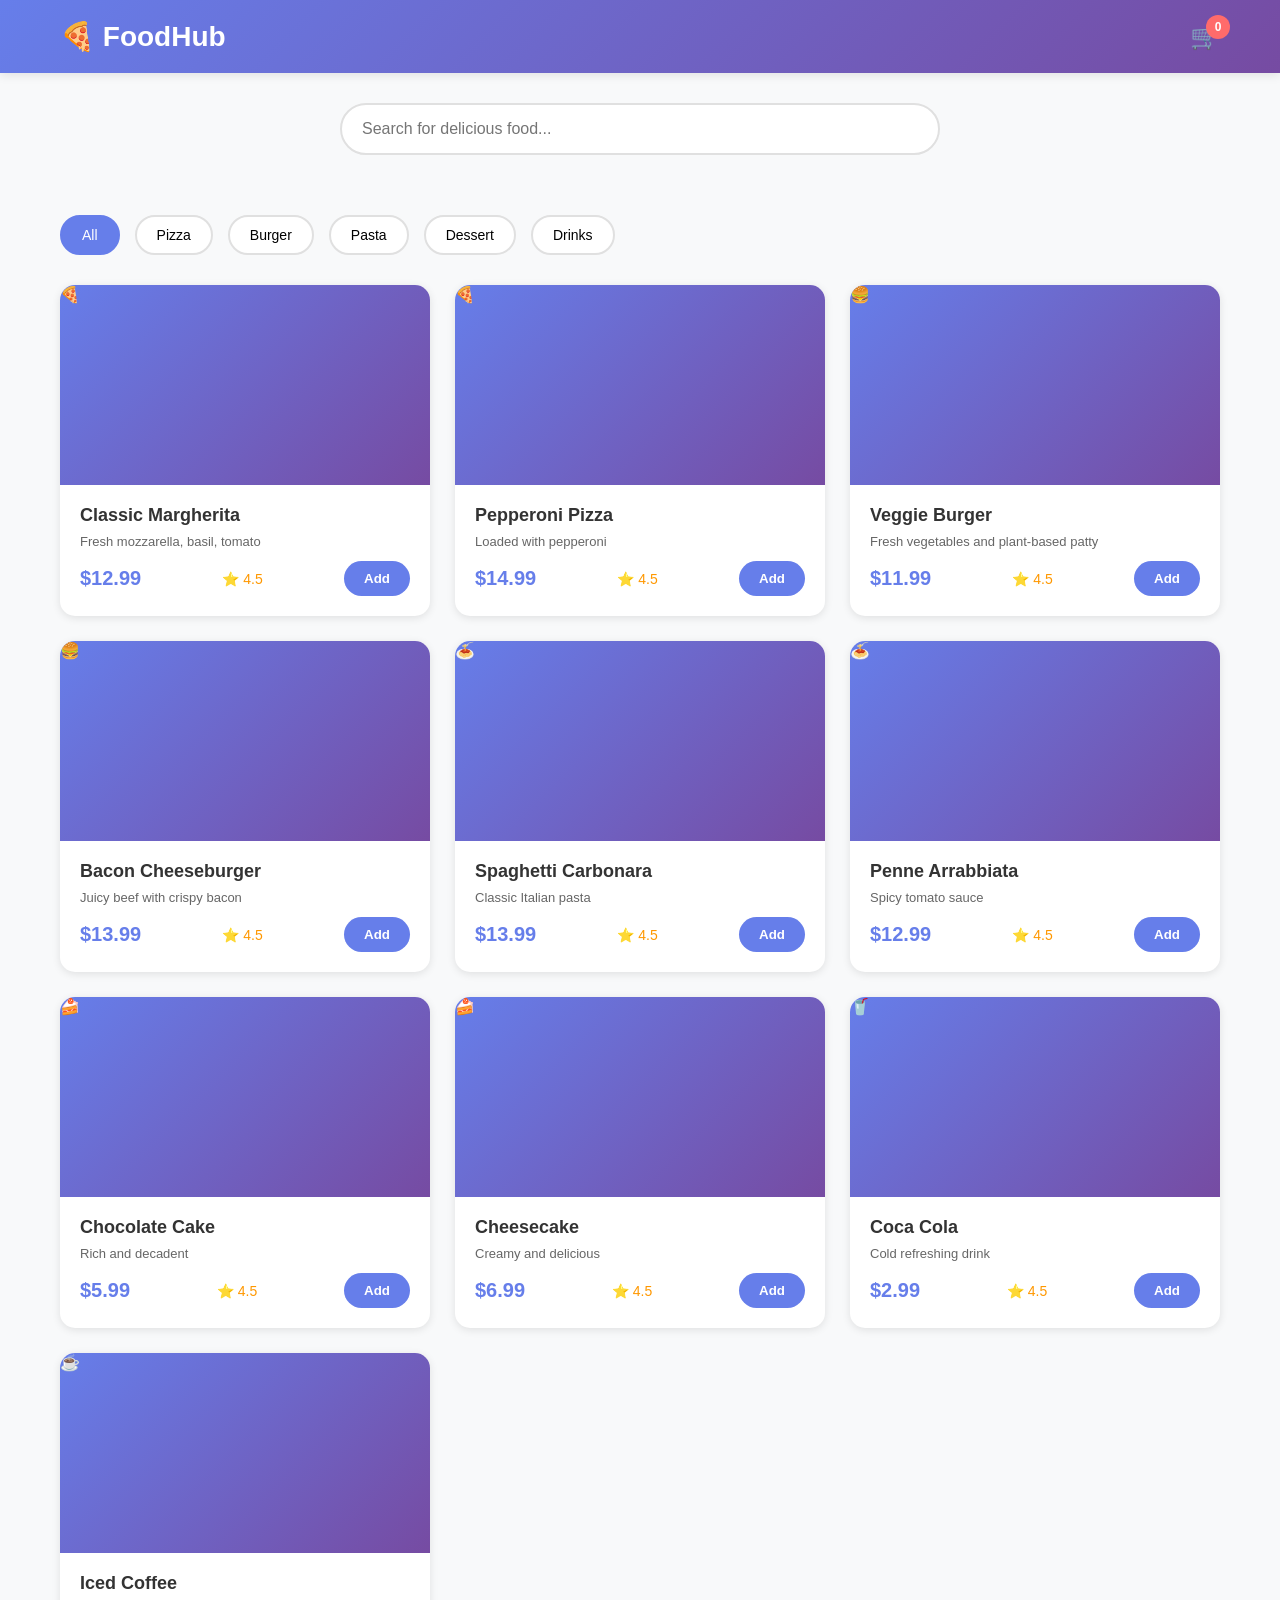
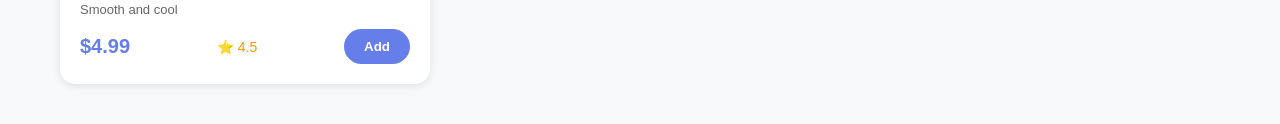
<file: food-app.html>
<!DOCTYPE html>
<html lang="en">
<head>
    <meta charset="UTF-8">
    <meta name="viewport" content="width=device-width, initial-scale=1.0">
    <title>FoodHub - Order Delicious Food</title>
    <style>
        * {
            margin: 0;
            padding: 0;
            box-sizing: border-box;
        }

        body {
            font-family: 'Segoe UI', Tahoma, Geneva, Verdana, sans-serif;
            background: #f8f9fa;
            color: #333;
        }

        /* Header */
        header {
            background: linear-gradient(135deg, #667eea 0%, #764ba2 100%);
            color: white;
            padding: 20px 0;
            box-shadow: 0 2px 10px rgba(0,0,0,0.1);
            position: sticky;
            top: 0;
            z-index: 100;
        }

        .header-container {
            max-width: 1200px;
            margin: 0 auto;
            padding: 0 20px;
            display: flex;
            justify-content: space-between;
            align-items: center;
        }

        .logo {
            font-size: 28px;
            font-weight: bold;
        }

        .cart-icon {
            cursor: pointer;
            font-size: 24px;
            position: relative;
        }

        .cart-count {
            position: absolute;
            top: -8px;
            right: -10px;
            background: #ff6b6b;
            color: white;
            width: 24px;
            height: 24px;
            border-radius: 50%;
            display: flex;
            align-items: center;
            justify-content: center;
            font-size: 12px;
            font-weight: bold;
        }

        /* Search Bar */
        .search-container {
            padding: 30px 20px;
            text-align: center;
            background: #f8f9fa;
        }

        .search-box {
            max-width: 600px;
            margin: 0 auto;
            position: relative;
        }

        .search-box input {
            width: 100%;
            padding: 15px 20px;
            font-size: 16px;
            border: 2px solid #e0e0e0;
            border-radius: 50px;
            outline: none;
            transition: border-color 0.3s;
        }

        .search-box input:focus {
            border-color: #667eea;
        }

        /* Categories */
        .categories {
            max-width: 1200px;
            margin: 30px auto;
            padding: 0 20px;
            display: flex;
            gap: 15px;
            overflow-x: auto;
        }

        .category-btn {
            padding: 10px 20px;
            border: 2px solid #e0e0e0;
            background: white;
            border-radius: 25px;
            cursor: pointer;
            white-space: nowrap;
            transition: all 0.3s;
            font-size: 14px;
            font-weight: 500;
        }

        .category-btn:hover,
        .category-btn.active {
            background: #667eea;
            color: white;
            border-color: #667eea;
        }

        /* Food Grid */
        .container {
            max-width: 1200px;
            margin: 0 auto;
            padding: 0 20px 40px;
        }

        .food-grid {
            display: grid;
            grid-template-columns: repeat(auto-fill, minmax(280px, 1fr));
            gap: 25px;
        }

        .food-card {
            background: white;
            border-radius: 15px;
            overflow: hidden;
            box-shadow: 0 2px 8px rgba(0,0,0,0.1);
            transition: transform 0.3s, box-shadow 0.3s;
            cursor: pointer;
        }

        .food-card:hover {
            transform: translateY(-8px);
            box-shadow: 0 8px 20px rgba(0,0,0,0.15);
        }

        .food-image {
            width: 100%;
            height: 200px;
            object-fit: cover;
            background: linear-gradient(135deg, #667eea 0%, #764ba2 100%);
        }

        .food-info {
            padding: 20px;
        }

        .food-name {
            font-size: 18px;
            font-weight: bold;
            margin-bottom: 8px;
        }

        .food-description {
            font-size: 13px;
            color: #666;
            margin-bottom: 12px;
        }

        .food-footer {
            display: flex;
            justify-content: space-between;
            align-items: center;
        }

        .price {
            font-size: 20px;
            font-weight: bold;
            color: #667eea;
        }

        .rating {
            font-size: 14px;
            color: #ff9800;
        }

        .add-btn {
            background: #667eea;
            color: white;
            border: none;
            padding: 10px 20px;
            border-radius: 20px;
            cursor: pointer;
            font-weight: 600;
            transition: background 0.3s;
        }

        .add-btn:hover {
            background: #764ba2;
        }

        /* Cart Modal */
        .modal {
            display: none;
            position: fixed;
            top: 0;
            left: 0;
            width: 100%;
            height: 100%;
            background: rgba(0,0,0,0.5);
            z-index: 1000;
            align-items: center;
            justify-content: flex-end;
        }

        .modal.active {
            display: flex;
        }

        .cart-panel {
            background: white;
            width: 400px;
            height: 100%;
            overflow-y: auto;
            box-shadow: -2px 0 10px rgba(0,0,0,0.2);
            animation: slideIn 0.3s ease;
        }

        @keyframes slideIn {
            from {
                transform: translateX(100%);
            }
            to {
                transform: translateX(0);
            }
        }

        .cart-header {
            background: linear-gradient(135deg, #667eea 0%, #764ba2 100%);
            color: white;
            padding: 25px;
            display: flex;
            justify-content: space-between;
            align-items: center;
            font-size: 20px;
            font-weight: bold;
        }

        .close-btn {
            background: none;
            border: none;
            color: white;
            font-size: 28px;
            cursor: pointer;
        }

        .cart-items {
            padding: 20px;
        }

        .cart-item {
            display: flex;
            justify-content: space-between;
            padding: 15px;
            border-bottom: 1px solid #e0e0e0;
            align-items: center;
        }

        .cart-item-info h3 {
            font-size: 16px;
            margin-bottom: 5px;
        }

        .cart-item-price {
            font-weight: bold;
            color: #667eea;
        }

        .cart-item-remove {
            background: #ff6b6b;
            color: white;
            border: none;
            padding: 5px 10px;
            border-radius: 5px;
            cursor: pointer;
            font-size: 12px;
        }

        .cart-footer {
            padding: 20px;
            border-top: 2px solid #e0e0e0;
        }

        .total {
            display: flex;
            justify-content: space-between;
            font-size: 18px;
            font-weight: bold;
            margin-bottom: 15px;
        }

        .checkout-btn {
            width: 100%;
            padding: 15px;
            background: linear-gradient(135deg, #667eea 0%, #764ba2 100%);
            color: white;
            border: none;
            border-radius: 10px;
            font-size: 16px;
            font-weight: bold;
            cursor: pointer;
            transition: opacity 0.3s;
        }

        .checkout-btn:hover {
            opacity: 0.9;
        }

        .empty-cart {
            text-align: center;
            padding: 40px 20px;
            color: #999;
        }

        @media (max-width: 768px) {
            .food-grid {
                grid-template-columns: repeat(auto-fill, minmax(200px, 1fr));
            }

            .cart-panel {
                width: 100%;
            }
        }
    </style>
</head>
<body>
    <!-- Header -->
    <header>
        <div class="header-container">
            <div class="logo">🍕 FoodHub</div>
            <div class="cart-icon" onclick="toggleCart()">
                🛒
                <span class="cart-count" id="cart-count">0</span>
            </div>
        </div>
    </header>

    <!-- Search Bar -->
    <div class="search-container">
        <div class="search-box">
            <input type="text" placeholder="Search for delicious food..." id="search-input">
        </div>
    </div>

    <!-- Categories -->
    <div class="categories">
        <button class="category-btn active" onclick="filterCategory('all')">All</button>
        <button class="category-btn" onclick="filterCategory('pizza')">Pizza</button>
        <button class="category-btn" onclick="filterCategory('burger')">Burger</button>
        <button class="category-btn" onclick="filterCategory('pasta')">Pasta</button>
        <button class="category-btn" onclick="filterCategory('dessert')">Dessert</button>
        <button class="category-btn" onclick="filterCategory('drinks')">Drinks</button>
    </div>

    <!-- Food Menu -->
    <div class="container">
        <div class="food-grid" id="food-grid"></div>
    </div>

    <!-- Cart Modal -->
    <div class="modal" id="cart-modal">
        <div class="cart-panel">
            <div class="cart-header">
                Your Cart
                <button class="close-btn" onclick="toggleCart()">×</button>
            </div>
            <div class="cart-items" id="cart-items"></div>
            <div class="cart-footer">
                <div class="total">
                    <span>Total:</span>
                    <span id="total-price">$0.00</span>
                </div>
                <button class="checkout-btn" onclick="checkout()">Checkout</button>
            </div>
        </div>
    </div>

    <script>
        // Food Data
        const foods = [
            { id: 1, name: 'Classic Margherita', category: 'pizza', price: 12.99, image: '🍕', description: 'Fresh mozzarella, basil, tomato' },
            { id: 2, name: 'Pepperoni Pizza', category: 'pizza', price: 14.99, image: '🍕', description: 'Loaded with pepperoni' },
            { id: 3, name: 'Veggie Burger', category: 'burger', price: 11.99, image: '🍔', description: 'Fresh vegetables and plant-based patty' },
            { id: 4, name: 'Bacon Cheeseburger', category: 'burger', price: 13.99, image: '🍔', description: 'Juicy beef with crispy bacon' },
            { id: 5, name: 'Spaghetti Carbonara', category: 'pasta', price: 13.99, image: '🍝', description: 'Classic Italian pasta' },
            { id: 6, name: 'Penne Arrabbiata', category: 'pasta', price: 12.99, image: '🍝', description: 'Spicy tomato sauce' },
            { id: 7, name: 'Chocolate Cake', category: 'dessert', price: 5.99, image: '🍰', description: 'Rich and decadent' },
            { id: 8, name: 'Cheesecake', category: 'dessert', price: 6.99, image: '🍰', description: 'Creamy and delicious' },
            { id: 9, name: 'Coca Cola', category: 'drinks', price: 2.99, image: '🥤', description: 'Cold refreshing drink' },
            { id: 10, name: 'Iced Coffee', category: 'drinks', price: 4.99, image: '☕', description: 'Smooth and cool' },
        ];

        let cart = [];
        let filteredFoods = foods;

        // Initialize
        function init() {
            renderFoods(foods);
        }

        // Render Food Items
        function renderFoods(items) {
            const grid = document.getElementById('food-grid');
            grid.innerHTML = items.map(food => `
                <div class="food-card">
                    <div class="food-image">${food.image}</div>
                    <div class="food-info">
                        <div class="food-name">${food.name}</div>
                        <div class="food-description">${food.description}</div>
                        <div class="food-footer">
                            <span class="price">$${food.price.toFixed(2)}</span>
                            <span class="rating">⭐ 4.5</span>
                            <button class="add-btn" onclick="addToCart(${food.id})">Add</button>
                        </div>
                    </div>
                </div>
            `).join('');
        }

        // Filter by Category
        function filterCategory(category) {
            document.querySelectorAll('.category-btn').forEach(btn => btn.classList.remove('active'));
            event.target.classList.add('active');
            
            if (category === 'all') {
                filteredFoods = foods;
            } else {
                filteredFoods = foods.filter(food => food.category === category);
            }
            renderFoods(filteredFoods);
        }

        // Add to Cart
        function addToCart(foodId) {
            const food = foods.find(f => f.id === foodId);
            const existingItem = cart.find(item => item.id === foodId);

            if (existingItem) {
                existingItem.quantity++;
            } else {
                cart.push({ ...food, quantity: 1 });
            }

            updateCart();
        }

        // Remove from Cart
        function removeFromCart(foodId) {
            cart = cart.filter(item => item.id !== foodId);
            updateCart();
        }

        // Update Cart Display
        function updateCart() {
            const cartCount = document.getElementById('cart-count');
            const cartItems = document.getElementById('cart-items');
            const totalPrice = document.getElementById('total-price');

            cartCount.textContent = cart.reduce((sum, item) => sum + item.quantity, 0);

            if (cart.length === 0) {
                cartItems.innerHTML = '<div class="empty-cart">Your cart is empty. Add some delicious food!</div>';
                totalPrice.textContent = '$0.00';
            } else {
                cartItems.innerHTML = cart.map(item => `
                    <div class="cart-item">
                        <div class="cart-item-info">
                            <h3>${item.name}</h3>
                            <div>Qty: ${item.quantity}</div>
                        </div>
                        <div>
                            <div class="cart-item-price">$${(item.price * item.quantity).toFixed(2)}</div>
                            <button class="cart-item-remove" onclick="removeFromCart(${item.id})">Remove</button>
                        </div>
                    </div>
                `).join('');

                const total = cart.reduce((sum, item) => sum + (item.price * item.quantity), 0);
                totalPrice.textContent = '$' + total.toFixed(2);
            }
        }

        // Toggle Cart
        function toggleCart() {
            document.getElementById('cart-modal').classList.toggle('active');
        }

        // Checkout
        function checkout() {
            if (cart.length === 0) {
                alert('Your cart is empty!');
                return;
            }
            const total = cart.reduce((sum, item) => sum + (item.price * item.quantity), 0);
            alert(`Order confirmed! Total: $${total.toFixed(2)}\nThank you for your order!`);
            cart = [];
            updateCart();
            toggleCart();
        }

        // Search
        document.getElementById('search-input').addEventListener('input', (e) => {
            const searchTerm = e.target.value.toLowerCase();
            const results = foods.filter(food => 
                food.name.toLowerCase().includes(searchTerm) ||
                food.description.toLowerCase().includes(searchTerm)
            );
            renderFoods(results);
        });

        // Initialize on Load
        window.addEventListener('load', init);
    </script>
</body>
</html>
</file>
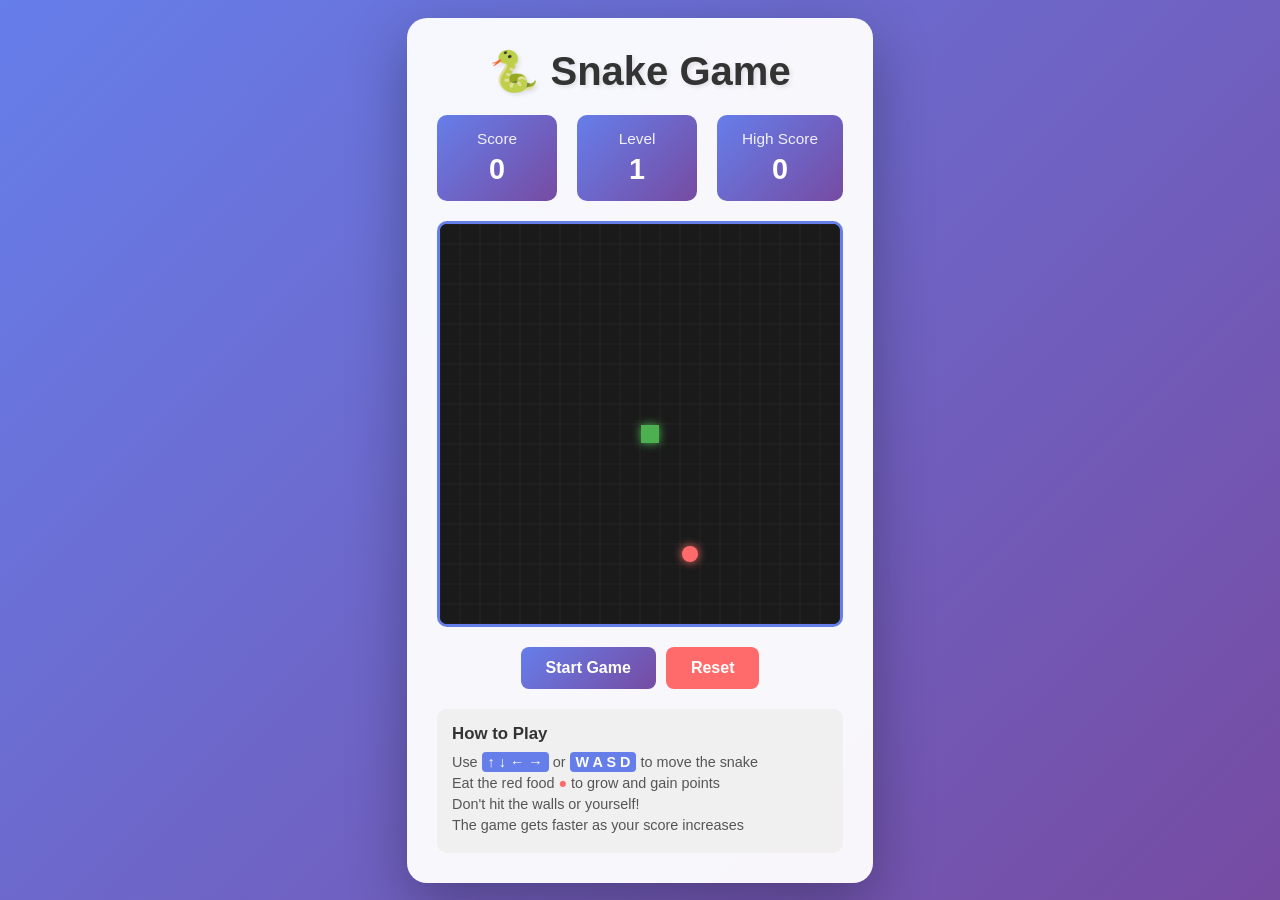
<file: snake-game.html>
<!DOCTYPE html>
<html lang="en">
<head>
    <meta charset="UTF-8">
    <meta name="viewport" content="width=device-width, initial-scale=1.0">
    <title>Snake Game</title>
    <style>
        * {
            margin: 0;
            padding: 0;
            box-sizing: border-box;
        }

        body {
            display: flex;
            justify-content: center;
            align-items: center;
            min-height: 100vh;
            background: linear-gradient(135deg, #667eea 0%, #764ba2 100%);
            font-family: 'Arial', sans-serif;
        }

        .container {
            background: rgba(255, 255, 255, 0.95);
            padding: 30px;
            border-radius: 20px;
            box-shadow: 0 20px 60px rgba(0, 0, 0, 0.3);
            text-align: center;
        }

        h1 {
            color: #333;
            margin-bottom: 20px;
            font-size: 2.5em;
            text-shadow: 2px 2px 4px rgba(0, 0, 0, 0.1);
        }

        .game-info {
            display: flex;
            justify-content: space-around;
            margin-bottom: 20px;
            gap: 20px;
        }

        .info-box {
            background: linear-gradient(135deg, #667eea 0%, #764ba2 100%);
            color: white;
            padding: 15px 25px;
            border-radius: 10px;
            font-size: 1.2em;
            min-width: 120px;
        }

        .info-label {
            font-size: 0.8em;
            opacity: 0.9;
            display: block;
            margin-bottom: 5px;
        }

        .info-value {
            font-size: 1.5em;
            font-weight: bold;
        }

        canvas {
            background: #1a1a1a;
            border: 3px solid #667eea;
            border-radius: 10px;
            display: block;
            margin: 20px auto;
            cursor: none;
        }

        .controls {
            display: flex;
            gap: 10px;
            justify-content: center;
            margin-bottom: 20px;
            flex-wrap: wrap;
        }

        button {
            padding: 12px 25px;
            font-size: 1em;
            border: none;
            border-radius: 8px;
            cursor: pointer;
            font-weight: bold;
            transition: all 0.3s ease;
        }

        .btn-start {
            background: linear-gradient(135deg, #667eea 0%, #764ba2 100%);
            color: white;
        }

        .btn-start:hover {
            transform: translateY(-2px);
            box-shadow: 0 10px 20px rgba(102, 126, 234, 0.4);
        }

        .btn-reset {
            background: #ff6b6b;
            color: white;
        }

        .btn-reset:hover {
            background: #ff5252;
            transform: translateY(-2px);
            box-shadow: 0 10px 20px rgba(255, 107, 107, 0.4);
        }

        .instructions {
            background: #f0f0f0;
            padding: 15px;
            border-radius: 10px;
            margin-top: 20px;
            text-align: left;
            font-size: 0.9em;
            color: #555;
        }

        .instructions h3 {
            margin-bottom: 10px;
            color: #333;
        }

        .instructions p {
            margin: 5px 0;
        }

        .key {
            background: #667eea;
            color: white;
            padding: 2px 6px;
            border-radius: 4px;
            font-weight: bold;
        }

        .game-over-message {
            display: none;
            position: fixed;
            top: 50%;
            left: 50%;
            transform: translate(-50%, -50%);
            background: rgba(0, 0, 0, 0.9);
            color: white;
            padding: 40px;
            border-radius: 15px;
            text-align: center;
            font-size: 1.5em;
            z-index: 1000;
            min-width: 300px;
        }

        .game-over-message h2 {
            font-size: 2em;
            margin-bottom: 20px;
            color: #ff6b6b;
        }

        .game-over-message p {
            margin: 10px 0;
        }
    </style>
</head>
<body>
    <div class="container">
        <h1>🐍 Snake Game</h1>
        
        <div class="game-info">
            <div class="info-box">
                <span class="info-label">Score</span>
                <span class="info-value" id="score">0</span>
            </div>
            <div class="info-box">
                <span class="info-label">Level</span>
                <span class="info-value" id="level">1</span>
            </div>
            <div class="info-box">
                <span class="info-label">High Score</span>
                <span class="info-value" id="highScore">0</span>
            </div>
        </div>

        <canvas id="gameCanvas" width="400" height="400"></canvas>

        <div class="controls">
            <button class="btn-start" id="startBtn" onclick="toggleGame()">Start Game</button>
            <button class="btn-reset" id="resetBtn" onclick="resetGame()">Reset</button>
        </div>

        <div class="instructions">
            <h3>How to Play</h3>
            <p>Use <span class="key">↑ ↓ ← →</span> or <span class="key">W A S D</span> to move the snake</p>
            <p>Eat the red food <span style="color: #ff6b6b;">●</span> to grow and gain points</p>
            <p>Don't hit the walls or yourself!</p>
            <p>The game gets faster as your score increases</p>
        </div>
    </div>

    <div class="game-over-message" id="gameOverMessage">
        <h2>Game Over!</h2>
        <p>Final Score: <span id="finalScore">0</span></p>
        <p>Press Start to play again</p>
    </div>

    <script>
        const canvas = document.getElementById('gameCanvas');
        const ctx = canvas.getContext('2d');
        const scoreDisplay = document.getElementById('score');
        const levelDisplay = document.getElementById('level');
        const highScoreDisplay = document.getElementById('highScore');
        const startBtn = document.getElementById('startBtn');
        const gameOverMessage = document.getElementById('gameOverMessage');

        const gridSize = 20;
        const tileCount = canvas.width / gridSize;

        let snake = [{ x: 10, y: 10 }];
        let food = { x: 15, y: 15 };
        let direction = { x: 1, y: 0 };
        let nextDirection = { x: 1, y: 0 };
        let score = 0;
        let gameRunning = false;
        let gameSpeed = 100;
        let highScore = localStorage.getItem('snakeHighScore') || 0;

        highScoreDisplay.textContent = highScore;

        function toggleGame() {
            if (!gameRunning) {
                gameRunning = true;
                startBtn.textContent = 'Pause Game';
                gameLoop();
            } else {
                gameRunning = false;
                startBtn.textContent = 'Resume Game';
            }
        }

        function resetGame() {
            snake = [{ x: 10, y: 10 }];
            direction = { x: 1, y: 0 };
            nextDirection = { x: 1, y: 0 };
            score = 0;
            gameSpeed = 100;
            gameRunning = false;
            gameOverMessage.style.display = 'none';
            scoreDisplay.textContent = score;
            levelDisplay.textContent = 1;
            startBtn.textContent = 'Start Game';
            generateFood();
            draw();
        }

        function generateFood() {
            food = {
                x: Math.floor(Math.random() * tileCount),
                y: Math.floor(Math.random() * tileCount)
            };

            // Make sure food doesn't spawn on snake
            for (let segment of snake) {
                if (segment.x === food.x && segment.y === food.y) {
                    generateFood();
                    return;
                }
            }
        }

        function update() {
            if (!gameRunning) return;

            direction = nextDirection;

            const head = { x: snake[0].x + direction.x, y: snake[0].y + direction.y };

            // Check wall collision
            if (head.x < 0 || head.x >= tileCount || head.y < 0 || head.y >= tileCount) {
                endGame();
                return;
            }

            // Check self collision
            for (let segment of snake) {
                if (head.x === segment.x && head.y === segment.y) {
                    endGame();
                    return;
                }
            }

            snake.unshift(head);

            // Check food collision
            if (head.x === food.x && head.y === food.y) {
                score += 10;
                scoreDisplay.textContent = score;

                const level = Math.floor(score / 50) + 1;
                levelDisplay.textContent = level;
                gameSpeed = Math.max(50, 100 - (level - 1) * 10);

                generateFood();
            } else {
                snake.pop();
            }
        }

        function draw() {
            // Clear canvas
            ctx.fillStyle = '#1a1a1a';
            ctx.fillRect(0, 0, canvas.width, canvas.height);

            // Draw grid (optional)
            ctx.strokeStyle = 'rgba(255, 255, 255, 0.05)';
            ctx.lineWidth = 1;
            for (let i = 0; i <= tileCount; i++) {
                ctx.beginPath();
                ctx.moveTo(i * gridSize, 0);
                ctx.lineTo(i * gridSize, canvas.height);
                ctx.stroke();

                ctx.beginPath();
                ctx.moveTo(0, i * gridSize);
                ctx.lineTo(canvas.width, i * gridSize);
                ctx.stroke();
            }

            // Draw snake
            snake.forEach((segment, index) => {
                if (index === 0) {
                    // Head
                    ctx.fillStyle = '#4CAF50';
                    ctx.shadowColor = '#4CAF50';
                    ctx.shadowBlur = 10;
                } else {
                    // Body
                    ctx.fillStyle = '#45a049';
                    ctx.shadowColor = 'transparent';
                }
                ctx.fillRect(
                    segment.x * gridSize + 1,
                    segment.y * gridSize + 1,
                    gridSize - 2,
                    gridSize - 2
                );
            });

            ctx.shadowColor = 'transparent';

            // Draw food
            ctx.fillStyle = '#ff6b6b';
            ctx.shadowColor = '#ff6b6b';
            ctx.shadowBlur = 10;
            ctx.beginPath();
            ctx.arc(
                food.x * gridSize + gridSize / 2,
                food.y * gridSize + gridSize / 2,
                gridSize / 2 - 2,
                0,
                Math.PI * 2
            );
            ctx.fill();
            ctx.shadowColor = 'transparent';
        }

        function endGame() {
            gameRunning = false;
            startBtn.textContent = 'Start Game';

            if (score > highScore) {
                highScore = score;
                localStorage.setItem('snakeHighScore', highScore);
                highScoreDisplay.textContent = highScore;
            }

            document.getElementById('finalScore').textContent = score;
            gameOverMessage.style.display = 'block';
        }

        function gameLoop() {
            update();
            draw();

            if (gameRunning) {
                setTimeout(gameLoop, gameSpeed);
            }
        }

        document.addEventListener('keydown', (e) => {
            const key = e.key.toLowerCase();

            if (key === 'arrowup' || key === 'w') {
                if (direction.y === 0) nextDirection = { x: 0, y: -1 };
                e.preventDefault();
            } else if (key === 'arrowdown' || key === 's') {
                if (direction.y === 0) nextDirection = { x: 0, y: 1 };
                e.preventDefault();
            } else if (key === 'arrowleft' || key === 'a') {
                if (direction.x === 0) nextDirection = { x: -1, y: 0 };
                e.preventDefault();
            } else if (key === 'arrowright' || key === 'd') {
                if (direction.x === 0) nextDirection = { x: 1, y: 0 };
                e.preventDefault();
            }
        });

        // Initialize
        generateFood();
        draw();
    </script>
</body>
</html>
</file>
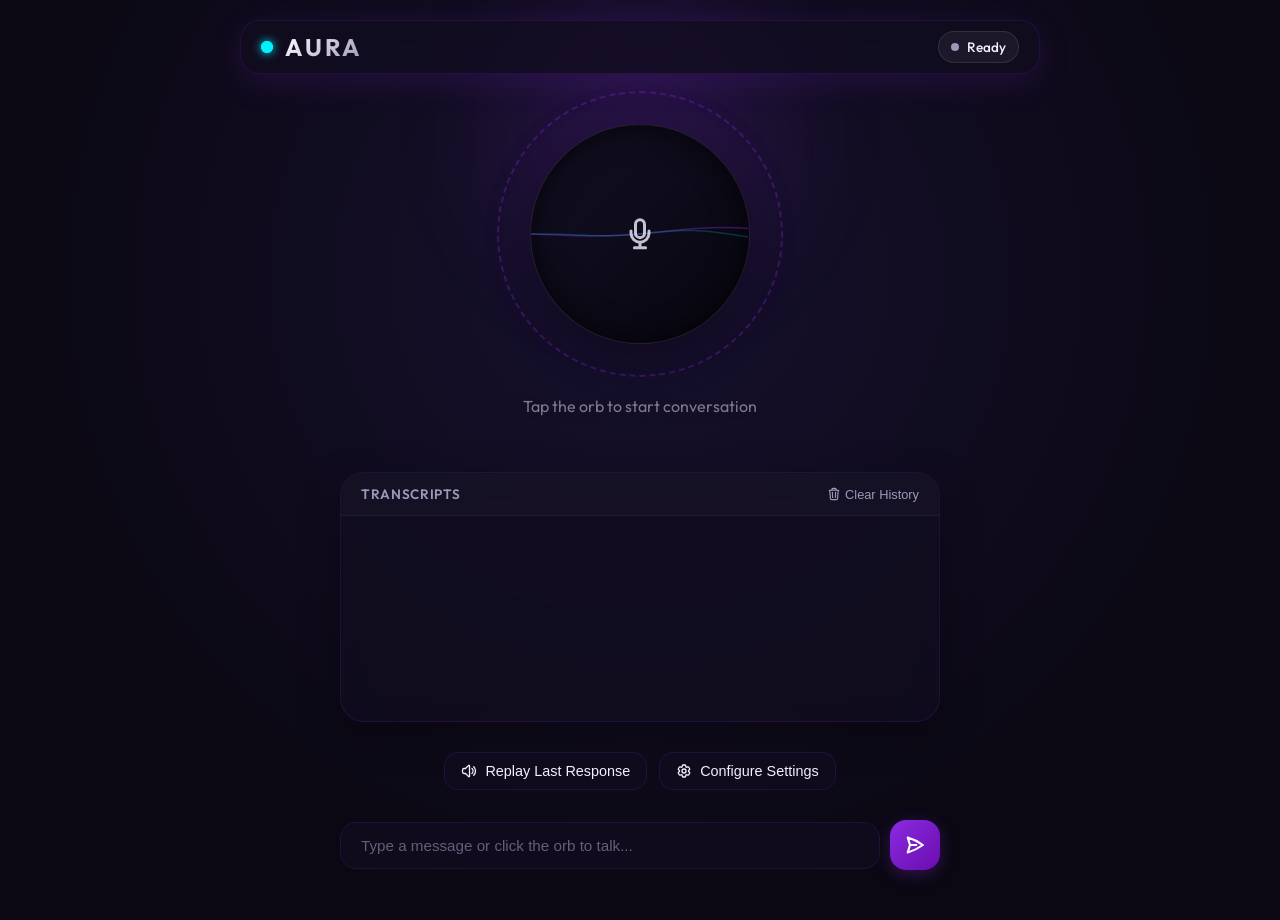
<file: voice_ai_chat.html>
<!DOCTYPE html>
<html lang="en">
<head>
  <meta charset="UTF-8" />
  <meta name="viewport" content="width=device-width, initial-scale=1.0" />
  <title>AURA - AI Voice Assistant</title>
  <!-- Google Fonts -->
  <link rel="preconnect" href="https://fonts.googleapis.com">
  <link rel="preconnect" href="https://fonts.gstatic.com" crossorigin>
  <link href="https://fonts.googleapis.com/css2?family=Outfit:wght@300;400;500;600;700&family=JetBrains+Mono:wght@400;500&display=swap" rel="stylesheet">
  
  <style>
    :root {
      --bg-color: #0b0813;
      --panel-bg: rgba(18, 14, 32, 0.7);
      --panel-border: rgba(138, 43, 226, 0.15);
      --accent-purple: #8a2be2;
      --accent-cyan: #00f0ff;
      --accent-pink: #ff007f;
      --text-main: #f3efff;
      --text-muted: #9f96b9;
      --glass-blur: blur(16px);
      --shadow-color: rgba(138, 43, 226, 0.15);
    }

    * {
      box-sizing: border-box;
      margin: 0;
      padding: 0;
    }

    body {
      font-family: 'Outfit', sans-serif;
      background: radial-gradient(circle at 50% 30%, #17112e 0%, var(--bg-color) 70%);
      color: var(--text-main);
      min-height: 100vh;
      display: flex;
      flex-direction: column;
      align-items: center;
      justify-content: space-between;
      overflow-x: hidden;
      padding: 20px;
    }

    /* Ambient background glows */
    .glow-bg {
      position: absolute;
      width: 400px;
      height: 400px;
      background: radial-gradient(circle, rgba(138, 43, 226, 0.2) 0%, transparent 70%);
      top: 15%;
      left: 50%;
      transform: translate(-50%, -50%);
      z-index: -1;
      pointer-events: none;
      filter: blur(40px);
    }

    header {
      width: 100%;
      max-width: 800px;
      display: flex;
      justify-content: space-between;
      align-items: center;
      padding: 10px 20px;
      background: var(--panel-bg);
      backdrop-filter: var(--glass-blur);
      border: 1px solid var(--panel-border);
      border-radius: 20px;
      box-shadow: 0 8px 32px var(--shadow-color);
      z-index: 10;
    }

    .logo-container {
      display: flex;
      align-items: center;
      gap: 12px;
    }

    .logo-pulse {
      width: 12px;
      height: 12px;
      background-color: var(--accent-cyan);
      border-radius: 50%;
      box-shadow: 0 0 10px var(--accent-cyan);
      position: relative;
    }

    .logo-pulse::after {
      content: '';
      position: absolute;
      width: 100%;
      height: 100%;
      background-color: var(--accent-cyan);
      border-radius: 50%;
      animation: ripple 2s infinite ease-out;
    }

    @keyframes ripple {
      0% { transform: scale(1); opacity: 1; }
      100% { transform: scale(3); opacity: 0; }
    }

    h1 {
      font-size: 1.5rem;
      font-weight: 700;
      letter-spacing: 0.1em;
      background: linear-gradient(135deg, #fff, var(--text-muted));
      -webkit-background-clip: text;
      -webkit-text-fill-color: transparent;
      text-transform: uppercase;
    }

    .status-badge {
      font-size: 0.85rem;
      font-weight: 500;
      padding: 6px 12px;
      border-radius: 999px;
      background: rgba(255, 255, 255, 0.05);
      border: 1px solid rgba(255, 255, 255, 0.1);
      display: flex;
      align-items: center;
      gap: 8px;
      transition: all 0.3s ease;
    }

    .status-dot {
      width: 8px;
      height: 8px;
      background-color: var(--text-muted);
      border-radius: 50%;
      transition: all 0.3s ease;
    }

    /* Core container */
    main {
      flex: 1;
      width: 100%;
      max-width: 800px;
      display: flex;
      flex-direction: column;
      align-items: center;
      justify-content: center;
      gap: 30px;
      margin: 30px 0;
      position: relative;
    }

    /* Animated voice orb wrapper */
    .orb-wrapper {
      position: relative;
      width: 260px;
      height: 260px;
      display: flex;
      align-items: center;
      justify-content: center;
      cursor: pointer;
      user-select: none;
    }

    .orb-bg-glow {
      position: absolute;
      width: 100%;
      height: 100%;
      border-radius: 50%;
      background: radial-gradient(circle, rgba(138, 43, 226, 0.45) 0%, transparent 70%);
      filter: blur(20px);
      transition: all 0.5s cubic-bezier(0.175, 0.885, 0.32, 1.275);
      z-index: 1;
    }

    .orb-outer-ring {
      position: absolute;
      width: 110%;
      height: 110%;
      border-radius: 50%;
      border: 2px dashed rgba(138, 43, 226, 0.3);
      animation: rotateRing 30s linear infinite;
      z-index: 2;
      pointer-events: none;
      transition: all 0.5s ease;
    }

    @keyframes rotateRing {
      from { transform: rotate(0deg); }
      to { transform: rotate(360deg); }
    }

    /* Soundwave canvas inside the orb */
    .orb-canvas-container {
      position: relative;
      width: 220px;
      height: 220px;
      border-radius: 50%;
      background: linear-gradient(135deg, #130f24, #08060f);
      border: 1px solid rgba(255, 255, 255, 0.08);
      box-shadow: inset 0 0 30px rgba(0, 0, 0, 0.8), 0 10px 40px rgba(0, 0, 0, 0.5);
      overflow: hidden;
      display: flex;
      align-items: center;
      justify-content: center;
      z-index: 3;
      transition: all 0.3s ease;
    }

    .orb-canvas-container:hover {
      border-color: rgba(138, 43, 226, 0.4);
      transform: scale(1.02);
    }

    #voiceWaveCanvas {
      position: absolute;
      width: 100%;
      height: 100%;
      top: 0;
      left: 0;
      border-radius: 50%;
    }

    .mic-icon-overlay {
      position: absolute;
      z-index: 4;
      pointer-events: none;
      opacity: 0.8;
      transition: all 0.3s ease;
      color: var(--text-main);
    }

    /* Active states for orb and badges */
    body.state-idle .orb-bg-glow {
      background: radial-gradient(circle, rgba(138, 43, 226, 0.35) 0%, transparent 70%);
    }
    body.state-idle .status-dot {
      background-color: var(--text-muted);
      box-shadow: none;
    }
    body.state-idle .mic-icon-overlay {
      transform: scale(1);
      opacity: 0.8;
    }

    body.state-listening .orb-bg-glow {
      background: radial-gradient(circle, rgba(0, 240, 255, 0.5) 0%, transparent 70%);
      transform: scale(1.1);
    }
    body.state-listening .orb-outer-ring {
      border-color: rgba(0, 240, 255, 0.5);
      animation-duration: 8s;
    }
    body.state-listening .status-dot {
      background-color: var(--accent-cyan);
      box-shadow: 0 0 10px var(--accent-cyan);
    }
    body.state-listening .status-badge {
      border-color: rgba(0, 240, 255, 0.3);
      color: var(--accent-cyan);
    }
    body.state-listening .mic-icon-overlay {
      transform: scale(1.15);
      opacity: 1;
      color: var(--accent-cyan);
      filter: drop-shadow(0 0 8px rgba(0, 240, 255, 0.5));
    }

    body.state-thinking .orb-bg-glow {
      background: radial-gradient(circle, rgba(255, 0, 127, 0.45) 0%, transparent 70%);
      transform: scale(1.05);
    }
    body.state-thinking .orb-outer-ring {
      border-color: rgba(255, 0, 127, 0.5);
      animation-duration: 3s;
    }
    body.state-thinking .status-dot {
      background-color: var(--accent-pink);
      box-shadow: 0 0 10px var(--accent-pink);
    }
    body.state-thinking .status-badge {
      border-color: rgba(255, 0, 127, 0.3);
      color: var(--accent-pink);
    }
    body.state-thinking .mic-icon-overlay {
      transform: scale(0.8);
      opacity: 0.2;
    }

    body.state-speaking .orb-bg-glow {
      background: radial-gradient(circle, rgba(138, 43, 226, 0.55) 0%, transparent 70%);
      transform: scale(1.08);
    }
    body.state-speaking .orb-outer-ring {
      border-color: rgba(138, 43, 226, 0.5);
      animation-duration: 15s;
    }
    body.state-speaking .status-dot {
      background-color: var(--accent-purple);
      box-shadow: 0 0 10px var(--accent-purple);
    }
    body.state-speaking .status-badge {
      border-color: rgba(138, 43, 226, 0.3);
      color: #c79eff;
    }
    body.state-speaking .mic-icon-overlay {
      transform: scale(0.9);
      opacity: 0.3;
    }

    /* Live Voice Subtitle Bar */
    .subtitle-container {
      width: 100%;
      text-align: center;
      min-height: 48px;
      padding: 0 20px;
    }

    .subtitle-text {
      font-size: 1.15rem;
      font-weight: 500;
      color: var(--text-main);
      opacity: 0.95;
      text-shadow: 0 2px 10px rgba(0,0,0,0.5);
      transition: all 0.2s ease;
    }

    .subtitle-text.interim {
      color: var(--text-muted);
      font-style: italic;
    }

    .subtitle-text:empty::after {
      content: 'Tap the orb to start conversation';
      opacity: 0.5;
      font-weight: 400;
      font-size: 1rem;
    }

    /* Expandable Chat Log Panel */
    .chat-container {
      width: 100%;
      max-width: 600px;
      height: 250px;
      background: var(--panel-bg);
      backdrop-filter: var(--glass-blur);
      border: 1px solid var(--panel-border);
      border-radius: 24px;
      display: flex;
      flex-direction: column;
      overflow: hidden;
      box-shadow: 0 12px 40px rgba(0, 0, 0, 0.3);
      transition: all 0.3s ease;
    }

    .chat-header {
      padding: 12px 20px;
      background: rgba(255, 255, 255, 0.02);
      border-bottom: 1px solid rgba(255, 255, 255, 0.05);
      display: flex;
      justify-content: space-between;
      align-items: center;
    }

    .chat-header-title {
      font-size: 0.85rem;
      font-weight: 600;
      letter-spacing: 0.05em;
      text-transform: uppercase;
      color: var(--text-muted);
    }

    .clear-chat-btn {
      background: none;
      border: none;
      color: var(--text-muted);
      font-size: 0.8rem;
      cursor: pointer;
      display: flex;
      align-items: center;
      gap: 4px;
      transition: color 0.2s;
    }

    .clear-chat-btn:hover {
      color: var(--accent-pink);
    }

    .chat-messages {
      flex: 1;
      padding: 16px;
      overflow-y: auto;
      display: flex;
      flex-direction: column;
      gap: 12px;
      scroll-behavior: smooth;
    }

    /* Chat bubble styling */
    .message-bubble {
      max-width: 85%;
      padding: 12px 16px;
      border-radius: 18px;
      line-height: 1.45;
      font-size: 0.95rem;
      animation: bubbleIn 0.3s cubic-bezier(0.175, 0.885, 0.32, 1.275) forwards;
      word-wrap: break-word;
    }

    @keyframes bubbleIn {
      from { opacity: 0; transform: translateY(10px) scale(0.95); }
      to { opacity: 1; transform: translateY(0) scale(1); }
    }

    .message-bubble.user {
      align-self: flex-end;
      background: linear-gradient(135deg, rgba(0, 240, 255, 0.15) 0%, rgba(0, 191, 255, 0.05) 100%);
      border: 1px solid rgba(0, 240, 255, 0.25);
      border-bottom-right-radius: 4px;
      color: #d7f9ff;
    }

    .message-bubble.ai {
      align-self: flex-start;
      background: linear-gradient(135deg, rgba(138, 43, 226, 0.15) 0%, rgba(75, 0, 130, 0.05) 100%);
      border: 1px solid rgba(138, 43, 226, 0.25);
      border-bottom-left-radius: 4px;
      color: #f0e6ff;
    }

    /* Custom scrollbar for chat logs */
    .chat-messages::-webkit-scrollbar {
      width: 6px;
    }
    .chat-messages::-webkit-scrollbar-track {
      background: transparent;
    }
    .chat-messages::-webkit-scrollbar-thumb {
      background: rgba(255, 255, 255, 0.08);
      border-radius: 99px;
    }
    .chat-messages::-webkit-scrollbar-thumb:hover {
      background: rgba(255, 255, 255, 0.15);
    }

    /* Fallback keyboard entry footer */
    .input-bar {
      width: 100%;
      max-width: 600px;
      display: flex;
      gap: 10px;
      z-index: 10;
    }

    .text-input-wrapper {
      flex: 1;
      position: relative;
      display: flex;
      align-items: center;
    }

    .text-input {
      width: 100%;
      background: var(--panel-bg);
      backdrop-filter: var(--glass-blur);
      border: 1px solid var(--panel-border);
      border-radius: 16px;
      padding: 14px 20px;
      font-size: 0.95rem;
      color: var(--text-main);
      outline: none;
      transition: all 0.3s;
    }

    .text-input:focus {
      border-color: rgba(138, 43, 226, 0.45);
      box-shadow: 0 0 15px rgba(138, 43, 226, 0.25);
    }

    .text-input::placeholder {
      color: var(--text-muted);
      opacity: 0.6;
    }

    .send-btn {
      background: linear-gradient(135deg, var(--accent-purple) 0%, #6a0dad 100%);
      border: none;
      color: white;
      width: 50px;
      height: 50px;
      border-radius: 16px;
      cursor: pointer;
      display: flex;
      align-items: center;
      justify-content: center;
      box-shadow: 0 4px 15px rgba(138, 43, 226, 0.3);
      transition: all 0.3s;
    }

    .send-btn:hover {
      transform: translateY(-2px);
      box-shadow: 0 6px 20px rgba(138, 43, 226, 0.5);
    }

    .send-btn:active {
      transform: translateY(0);
    }

    /* Floating buttons for settings/voices */
    .controls-row {
      display: flex;
      gap: 12px;
      z-index: 10;
    }

    .control-btn {
      background: var(--panel-bg);
      backdrop-filter: var(--glass-blur);
      border: 1px solid var(--panel-border);
      color: var(--text-main);
      padding: 10px 16px;
      border-radius: 14px;
      font-size: 0.9rem;
      font-weight: 500;
      cursor: pointer;
      display: flex;
      align-items: center;
      gap: 8px;
      transition: all 0.3s;
    }

    .control-btn:hover {
      border-color: rgba(138, 43, 226, 0.4);
      background: rgba(255, 255, 255, 0.05);
      color: var(--accent-cyan);
    }

    /* Modal / Drawer Styling */
    .settings-backdrop {
      position: fixed;
      top: 0;
      left: 0;
      width: 100vw;
      height: 100vh;
      background: rgba(0, 0, 0, 0.6);
      backdrop-filter: blur(8px);
      z-index: 100;
      opacity: 0;
      pointer-events: none;
      transition: opacity 0.3s ease;
      display: flex;
      align-items: center;
      justify-content: center;
    }

    .settings-backdrop.open {
      opacity: 1;
      pointer-events: auto;
    }

    .settings-modal {
      width: 90%;
      max-width: 500px;
      background: #110d21;
      border: 1px solid var(--panel-border);
      border-radius: 28px;
      padding: 30px;
      box-shadow: 0 24px 60px rgba(0, 0, 0, 0.8), 0 0 80px rgba(138, 43, 226, 0.15);
      transform: scale(0.9);
      transition: transform 0.3s cubic-bezier(0.175, 0.885, 0.32, 1.275);
    }

    .settings-backdrop.open .settings-modal {
      transform: scale(1);
    }

    .modal-header {
      display: flex;
      justify-content: space-between;
      align-items: center;
      margin-bottom: 24px;
    }

    .modal-title {
      font-size: 1.4rem;
      font-weight: 700;
      color: #fff;
    }

    .close-modal-btn {
      background: none;
      border: none;
      color: var(--text-muted);
      cursor: pointer;
      transition: color 0.2s;
    }

    .close-modal-btn:hover {
      color: white;
    }

    .setting-group {
      margin-bottom: 20px;
      display: flex;
      flex-direction: column;
      gap: 8px;
    }

    .setting-label {
      font-size: 0.9rem;
      font-weight: 600;
      color: var(--text-muted);
      text-transform: uppercase;
      letter-spacing: 0.05em;
    }

    .setting-input, .setting-select {
      background: rgba(0, 0, 0, 0.2);
      border: 1px solid rgba(255, 255, 255, 0.1);
      border-radius: 12px;
      padding: 12px;
      color: white;
      font-size: 0.95rem;
      outline: none;
      width: 100%;
      transition: border-color 0.2s;
    }

    .setting-input:focus, .setting-select:focus {
      border-color: var(--accent-purple);
    }

    .setting-slider-container {
      display: flex;
      align-items: center;
      gap: 12px;
    }

    .setting-slider {
      flex: 1;
      accent-color: var(--accent-purple);
    }

    .slider-val {
      font-family: 'JetBrains Mono', monospace;
      font-size: 0.9rem;
      color: var(--accent-cyan);
      min-width: 30px;
      text-align: right;
    }

    /* Warning/Support banners */
    .unsupported-banner {
      display: none;
      width: 100%;
      max-width: 800px;
      background: rgba(255, 0, 127, 0.15);
      border: 1px solid rgba(255, 0, 127, 0.3);
      color: #ff9ebb;
      padding: 12px 20px;
      border-radius: 16px;
      margin-bottom: 20px;
      font-size: 0.9rem;
      text-align: center;
      align-items: center;
      justify-content: center;
      gap: 10px;
    }

    @media (max-width: 600px) {
      body {
        padding: 10px;
      }
      header {
        border-radius: 16px;
      }
      .orb-wrapper {
        width: 200px;
        height: 200px;
      }
      .orb-canvas-container {
        width: 170px;
        height: 170px;
      }
      .subtitle-text {
        font-size: 1rem;
      }
      .chat-container {
        height: 200px;
      }
    }
  </style>
</head>
<body class="state-idle">

  <div class="glow-bg"></div>

  <!-- Browser Speech Support Alert -->
  <div id="browserAlert" class="unsupported-banner">
    <svg width="20" height="20" fill="none" stroke="currentColor" stroke-width="2" viewBox="0 0 24 24"><path stroke-linecap="round" stroke-linejoin="round" d="M12 9v2m0 4h.01m-6.938 4h13.856c1.54 0 2.502-1.667 1.732-3L13.732 4c-.77-1.333-2.694-1.333-3.464 0L3.34 16c-.77 1.333.192 3 1.732 3z"/></svg>
    <span><strong>Note:</strong> Your browser has limited support for speech features. For the full voice conversation experience, we recommend using Google Chrome or Microsoft Edge.</span>
  </div>

  <header>
    <div class="logo-container">
      <div class="logo-pulse"></div>
      <h1>AURA</h1>
    </div>
    <div id="statusBadge" class="status-badge">
      <div class="status-dot"></div>
      <span id="statusLabel">Ready</span>
    </div>
  </header>

  <main>
    <!-- Visual Voice Orb -->
    <div class="orb-wrapper" id="orbWrapper" title="Click to speak with AURA">
      <div class="orb-bg-glow"></div>
      <div class="orb-outer-ring"></div>
      <div class="orb-canvas-container">
        <canvas id="voiceWaveCanvas" width="220" height="220"></canvas>
        <div class="mic-icon-overlay">
          <!-- Mic / Speaker Icons inside Orb -->
          <svg id="micIcon" width="36" height="36" fill="none" stroke="currentColor" stroke-width="2" viewBox="0 0 24 24">
            <path stroke-linecap="round" stroke-linejoin="round" d="M12 18.75a6 6 0 0 0 6-6v-1.5m-6 7.5a6 6 0 0 1-6-6v-1.5m6 7.5v3.75m-3.75 0h7.5M12 15.75a3 3 0 0 0 3-3v-6a3 3 0 0 0-6 0v6a3 3 0 0 0 3 3Z" />
          </svg>
        </div>
      </div>
    </div>

    <!-- Live transcription / Subtitles -->
    <div class="subtitle-container">
      <p id="subtitleText" class="subtitle-text"></p>
    </div>

    <!-- Interactive Chat bubbles -->
    <div class="chat-container">
      <div class="chat-header">
        <span class="chat-header-title">Transcripts</span>
        <button id="clearChatBtn" class="clear-chat-btn">
          <svg width="14" height="14" fill="none" stroke="currentColor" stroke-width="2" viewBox="0 0 24 24"><path stroke-linecap="round" stroke-linejoin="round" d="m14.74 9-.346 9m-4.788 0L9.26 9m9.968-3.21c.342.052.682.107 1.022.166m-1.022-.165L18.16 19.673a2.25 2.25 0 0 1-2.244 2.077H8.084a2.25 2.25 0 0 1-2.244-2.077L4.772 5.79m14.456 0a48.108 48.108 0 0 0-3.478-.397m-12 .562c.34-.059.68-.114 1.022-.165m0 0a48.11 48.11 0 0 1 3.478-.397m7.5 0v-.916c0-1.18-.91-2.164-2.09-2.201a51.964 51.964 0 0 0-3.32 0c-1.18.037-2.09 1.022-2.09 2.201v.916m7.5 0a48.667 48.667 0 0 0-7.5 0" /></svg>
          Clear History
        </button>
      </div>
      <div id="chatMessages" class="chat-messages">
        <!-- Message bubbles get appended here -->
      </div>
    </div>

    <!-- Controls bottom-row -->
    <div class="controls-row">
      <button id="speakTestBtn" class="control-btn">
        <svg width="16" height="16" fill="none" stroke="currentColor" stroke-width="2" viewBox="0 0 24 24"><path stroke-linecap="round" stroke-linejoin="round" d="M19.114 5.636a9 9 0 0 1 0 12.728M16.463 8.288a5.25 5.25 0 0 1 0 7.424M6.75 8.25l4.72-4.72a.75.75 0 0 1 1.28.53v15.88a.75.75 0 0 1-1.28.53l-4.72-4.72H4.51c-.88 0-1.704-.507-1.938-1.354A9.009 9.009 0 0 1 2.25 12c0-.83.112-1.633.322-2.396C2.806 8.756 3.63 8.25 4.51 8.25H6.75Z" /></svg>
        Replay Last Response
      </button>
      <button id="settingsBtn" class="control-btn">
        <svg width="16" height="16" fill="none" stroke="currentColor" stroke-width="2" viewBox="0 0 24 24"><path stroke-linecap="round" stroke-linejoin="round" d="M9.594 3.94c.09-.542.56-.94 1.11-.94h2.593c.55 0 1.02.398 1.11.94l.213 1.281c.063.374.313.686.645.87.074.04.147.083.22.127.324.196.72.257 1.075.124l1.217-.456a1.125 1.125 0 0 1 1.37.49l1.296 2.247a1.125 1.125 0 0 1-.26 1.43l-1.003.828c-.293.241-.438.613-.43.992a7.723 7.723 0 0 1 0 .255c-.008.378.137.75.43.991l1.004.827c.424.35.534.954.26 1.43l-1.298 2.247a1.125 1.125 0 0 1-1.369.491l-1.217-.456c-.355-.133-.75-.072-1.076.124a6.57 6.57 0 0 1-.22.128c-.331.183-.581.495-.644.869l-.213 1.28c-.09.543-.56.941-1.11.941h-2.594c-.55 0-1.02-.398-1.11-.94l-.213-1.281c-.062-.374-.312-.686-.644-.87a6.52 6.52 0 0 1-.22-.127c-.325-.196-.72-.257-1.076-.124l-1.217.456a1.125 1.125 0 0 1-1.369-.49l-1.297-2.247a1.125 1.125 0 0 1 .26-1.43l1.004-.827c.292-.24.437-.613.43-.992a6.932 6.932 0 0 1 0-.255c.007-.378-.138-.75-.43-.991l-1.004-.827a1.125 1.125 0 0 1-.26-1.43l1.297-2.247a1.125 1.125 0 0 1 1.37-.491l1.216.456c.356.133.751.072 1.076-.124.072-.044.146-.087.22-.128.332-.183.582-.495.644-.869l.214-1.28Z" /><path stroke-linecap="round" stroke-linejoin="round" d="M15 12a3 3 0 1 1-6 0 3 3 0 0 1 6 0Z" /></svg>
        Configure Settings
      </button>
    </div>

    <!-- Fallback Text Input Row -->
    <form id="textForm" class="input-bar">
      <div class="text-input-wrapper">
        <input type="text" id="textInput" class="text-input" placeholder="Type a message or click the orb to talk..." autocomplete="off" />
      </div>
      <button type="submit" class="send-btn" aria-label="Send message">
        <svg width="20" height="20" fill="none" stroke="currentColor" stroke-width="2.5" viewBox="0 0 24 24"><path stroke-linecap="round" stroke-linejoin="round" d="M6 12 3.269 3.125A59.769 59.769 0 0 1 21.485 12 59.768 59.768 0 0 1 3.27 20.875L5.999 12Zm0 0h7.5" /></svg>
      </button>
    </form>
  </main>

  <!-- Settings backdrop modal -->
  <div id="settingsBackdrop" class="settings-backdrop">
    <div class="settings-modal">
      <div class="modal-header">
        <h2 class="modal-title">Control Panel</h2>
        <button id="closeModalBtn" class="close-modal-btn" aria-label="Close settings">
          <svg width="24" height="24" fill="none" stroke="currentColor" stroke-width="2" viewBox="0 0 24 24"><path stroke-linecap="round" stroke-linejoin="round" d="M6 18 18 6M6 6l12 12" /></svg>
        </button>
      </div>

      <div class="setting-group">
        <label for="apiKeyInput" class="setting-label">Gemini API Key</label>
        <input type="password" id="apiKeyInput" class="setting-input" placeholder="Paste your API key here (Optional)" />
        <span style="font-size: 0.75rem; color: var(--text-muted)">If empty, Aura will run using interactive offline logic.</span>
      </div>

      <div class="setting-group">
        <label for="voiceSelect" class="setting-label">Assistant Voice</label>
        <select id="voiceSelect" class="setting-select">
          <option value="">Default System Voice</option>
        </select>
      </div>

      <div class="setting-group">
        <label for="rateSlider" class="setting-label">Speech Speed</label>
        <div class="setting-slider-container">
          <input type="range" id="rateSlider" class="setting-slider" min="0.5" max="2" step="0.1" value="1" />
          <span id="rateVal" class="slider-val">1.0x</span>
        </div>
      </div>

      <div class="setting-group">
        <label for="pitchSlider" class="setting-label">Voice Pitch</label>
        <div class="setting-slider-container">
          <input type="range" id="pitchSlider" class="setting-slider" min="0.5" max="1.5" step="0.1" value="1.0" />
          <span id="pitchVal" class="slider-val">1.0</span>
        </div>
      </div>
    </div>
  </div>

  <script>
    // Configuration & State
    let apiKey = localStorage.getItem('aura_api_key') || 'AQ.Ab8RN6K-OK_8FVcXAxbosM7ZKWD0HNQUo84lxX1psiNKsh5VtA';
    let selectedVoiceName = localStorage.getItem('aura_voice_name') || '';
    let speechRate = parseFloat(localStorage.getItem('aura_speech_rate')) || 1.0;
    let speechPitch = parseFloat(localStorage.getItem('aura_speech_pitch')) || 1.0;
    
    let isListening = false;
    let currentResponse = '';
    let lastRecognizedSpeech = '';
    let currentAppState = 'idle'; // idle | listening | thinking | speaking

    // DOM Elements
    const body = document.body;
    const orbWrapper = document.getElementById('orbWrapper');
    const voiceWaveCanvas = document.getElementById('voiceWaveCanvas');
    const subtitleText = document.getElementById('subtitleText');
    const chatMessages = document.getElementById('chatMessages');
    const textForm = document.getElementById('textForm');
    const textInput = document.getElementById('textInput');
    const statusLabel = document.getElementById('statusLabel');
    const speakTestBtn = document.getElementById('speakTestBtn');
    const settingsBtn = document.getElementById('settingsBtn');
    const settingsBackdrop = document.getElementById('settingsBackdrop');
    const closeModalBtn = document.getElementById('closeModalBtn');
    const apiKeyInput = document.getElementById('apiKeyInput');
    const voiceSelect = document.getElementById('voiceSelect');
    const rateSlider = document.getElementById('rateSlider');
    const rateVal = document.getElementById('rateVal');
    const pitchSlider = document.getElementById('pitchSlider');
    const pitchVal = document.getElementById('pitchVal');
    const clearChatBtn = document.getElementById('clearChatBtn');
    const browserAlert = document.getElementById('browserAlert');

    // Speech API Variables
    let recognition;
    let synth = window.speechSynthesis;
    let voices = [];

    // Initialize UI settings values
    apiKeyInput.value = apiKey;
    rateSlider.value = speechRate;
    rateVal.textContent = speechRate.toFixed(1) + 'x';
    pitchSlider.value = speechPitch;
    pitchVal.textContent = speechPitch.toFixed(1);

    // Initial check for Speech Recognition support
    const SpeechRecognition = window.SpeechRecognition || window.webkitSpeechRecognition;
    if (!SpeechRecognition) {
      browserAlert.style.display = 'flex';
    }

    // Populate System Voices
    function loadVoices() {
      if (!synth) return;
      voices = synth.getVoices();
      
      // Filter out non-english/standard voices if you wish, or present all
      voiceSelect.innerHTML = '<option value="">Default System Voice</option>';
      voices.forEach(voice => {
        const option = document.createElement('option');
        option.value = voice.name;
        option.textContent = `${voice.name} (${voice.lang})`;
        if (voice.name === selectedVoiceName) {
          option.selected = true;
        }
        voiceSelect.appendChild(option);
      });
    }

    if (synth) {
      loadVoices();
      if (synth.onvoiceschanged !== undefined) {
        synth.onvoiceschanged = loadVoices;
      }
    }

    // Voice Wave Canvas Visualizer Animation
    const ctx = voiceWaveCanvas.getContext('2d');
    let animationFrameId;
    let waveOffset = 0;

    function drawWave() {
      ctx.clearRect(0, 0, voiceWaveCanvas.width, voiceWaveCanvas.height);
      const width = voiceWaveCanvas.width;
      const height = voiceWaveCanvas.height;
      const centerY = height / 2;

      waveOffset += 0.05;

      if (currentAppState === 'idle') {
        // Draw calm, slow breathing waves
        ctx.strokeStyle = 'rgba(138, 43, 226, 0.4)';
        ctx.lineWidth = 1.5;
        
        ctx.beginPath();
        for (let x = 0; x < width; x++) {
          const y = centerY + Math.sin(x * 0.02 + waveOffset) * 8 * Math.sin(x * 0.005);
          if (x === 0) ctx.moveTo(x, y);
          else ctx.lineTo(x, y);
        }
        ctx.stroke();

        ctx.strokeStyle = 'rgba(0, 240, 255, 0.2)';
        ctx.beginPath();
        for (let x = 0; x < width; x++) {
          const y = centerY + Math.sin(x * 0.035 - waveOffset * 0.7) * 5 * Math.sin(x * 0.005);
          if (x === 0) ctx.moveTo(x, y);
          else ctx.lineTo(x, y);
        }
        ctx.stroke();

      } else if (currentAppState === 'listening') {
        // Draw responsive, energetic waves
        ctx.strokeStyle = 'rgba(0, 240, 255, 0.6)';
        ctx.lineWidth = 2.5;

        // Wave 1
        ctx.beginPath();
        for (let x = 0; x < width; x++) {
          const progress = x / width;
          const envelope = Math.sin(progress * Math.PI); // Pin ends to zero
          const noise = (Math.random() - 0.5) * 4;
          const y = centerY + Math.sin(x * 0.06 + waveOffset * 2.5) * (20 + noise) * envelope;
          if (x === 0) ctx.moveTo(x, y);
          else ctx.lineTo(x, y);
        }
        ctx.stroke();

        // Wave 2
        ctx.strokeStyle = 'rgba(138, 43, 226, 0.3)';
        ctx.lineWidth = 1.5;
        ctx.beginPath();
        for (let x = 0; x < width; x++) {
          const progress = x / width;
          const envelope = Math.sin(progress * Math.PI);
          const y = centerY + Math.sin(x * 0.04 - waveOffset * 1.8) * 14 * envelope;
          if (x === 0) ctx.moveTo(x, y);
          else ctx.lineTo(x, y);
        }
        ctx.stroke();

      } else if (currentAppState === 'thinking') {
        // Draw swirling concentric orbits or rotating patterns
        ctx.strokeStyle = 'rgba(255, 0, 127, 0.7)';
        ctx.lineWidth = 3;
        
        ctx.save();
        ctx.translate(width / 2, height / 2);
        ctx.rotate(waveOffset * 1.5);
        
        ctx.beginPath();
        ctx.arc(0, 0, 45, 0, Math.PI * 1.2);
        ctx.stroke();

        ctx.strokeStyle = 'rgba(0, 240, 255, 0.4)';
        ctx.rotate(-waveOffset * 2.5);
        ctx.beginPath();
        ctx.arc(0, 0, 60, 0, Math.PI * 0.8);
        ctx.stroke();

        ctx.restore();

      } else if (currentAppState === 'speaking') {
        // Draw modulated human speech waveform
        ctx.strokeStyle = 'rgba(138, 43, 226, 0.8)';
        ctx.lineWidth = 3;

        const volumeModifier = Math.sin(waveOffset * 3) * 0.5 + 0.8; // oscillates representing word breaks

        ctx.beginPath();
        for (let x = 0; x < width; x++) {
          const progress = x / width;
          const envelope = Math.sin(progress * Math.PI);
          const y = centerY + Math.sin(x * 0.055 + waveOffset * 3) * 35 * envelope * volumeModifier;
          if (x === 0) ctx.moveTo(x, y);
          else ctx.lineTo(x, y);
        }
        ctx.stroke();

        // Overlay accent line
        ctx.strokeStyle = 'rgba(0, 240, 255, 0.5)';
        ctx.lineWidth = 1.5;
        ctx.beginPath();
        for (let x = 0; x < width; x++) {
          const progress = x / width;
          const envelope = Math.sin(progress * Math.PI);
          const y = centerY + Math.sin(x * 0.09 - waveOffset * 2.2) * 18 * envelope * volumeModifier;
          if (x === 0) ctx.moveTo(x, y);
          else ctx.lineTo(x, y);
        }
        ctx.stroke();
      }

      animationFrameId = requestAnimationFrame(drawWave);
    }
    
    // Start drawing canvas waves immediately
    drawWave();

    // App state machine
    function transitionState(newState) {
      currentAppState = newState;
      body.className = ''; // Reset CSS states
      body.classList.add(`state-${newState}`);

      if (newState === 'idle') {
        statusLabel.textContent = 'Ready';
        isListening = false;
      } else if (newState === 'listening') {
        statusLabel.textContent = 'Listening...';
        isListening = true;
      } else if (newState === 'thinking') {
        statusLabel.textContent = 'Thinking...';
        isListening = false;
      } else if (newState === 'speaking') {
        statusLabel.textContent = 'AURA speaking';
        isListening = false;
      }
    }

    // Append a transcript bubble to the container
    function appendMessage(sender, text) {
      const bubble = document.createElement('div');
      bubble.className = `message-bubble ${sender}`;
      bubble.textContent = text;
      chatMessages.appendChild(bubble);
      chatMessages.scrollTop = chatMessages.scrollHeight;
    }

    // Speech-to-Text Recognition Setup
    function initSpeechRecognition() {
      if (!SpeechRecognition) return;

      recognition = new SpeechRecognition();
      recognition.continuous = false;
      recognition.interimResults = true;
      recognition.lang = 'en-US';

      recognition.onstart = () => {
        transitionState('listening');
        subtitleText.textContent = '';
        subtitleText.classList.remove('interim');
        stopAIVoice(); // Interrupt AI if it was speaking
      };

      recognition.onresult = (event) => {
        let interimTranscript = '';
        let finalTranscript = '';

        for (let i = event.resultIndex; i < event.results.length; ++i) {
          if (event.results[i].isFinal) {
            finalTranscript += event.results[i][0].transcript;
          } else {
            interimTranscript += event.results[i][0].transcript;
          }
        }

        if (finalTranscript) {
          lastRecognizedSpeech = finalTranscript;
          subtitleText.textContent = finalTranscript;
          subtitleText.classList.remove('interim');
        } else {
          subtitleText.textContent = interimTranscript;
          subtitleText.classList.add('interim');
        }
      };

      recognition.onerror = (event) => {
        console.error('Speech recognition error:', event.error);
        if (event.error === 'not-allowed') {
          subtitleText.textContent = 'Microphone permission denied. Please allow mic access.';
        } else {
          subtitleText.textContent = `Recognition error: ${event.error}`;
        }
        transitionState('idle');
      };

      recognition.onend = () => {
        if (lastRecognizedSpeech.trim()) {
          const userQuery = lastRecognizedSpeech;
          lastRecognizedSpeech = '';
          handleUserInteraction(userQuery);
        } else {
          transitionState('idle');
        }
      };
    }

    initSpeechRecognition();

    function toggleSpeechListening() {
      if (!SpeechRecognition) {
        alert('Voice Input is not supported by your current browser. Please type your query below.');
        return;
      }

      if (isListening) {
        recognition.stop();
      } else {
        try {
          recognition.start();
        } catch (e) {
          console.warn('Recognition already started or error occurred:', e);
        }
      }
    }

    // Text-to-Speech Output
    function speakAIResponse(text) {
      if (!synth) return;

      // Stop any active speech
      synth.cancel();

      // Store response locally for the Replay button
      currentResponse = text;

      const utterance = new SpeechSynthesisUtterance(text);
      
      // Load Voice configurations
      if (selectedVoiceName) {
        const matchingVoice = voices.find(v => v.name === selectedVoiceName);
        if (matchingVoice) utterance.voice = matchingVoice;
      }
      utterance.rate = speechRate;
      utterance.pitch = speechPitch;

      utterance.onstart = () => {
        transitionState('speaking');
      };

      utterance.onend = () => {
        // Return to idle state unless speaker was interrupted
        if (currentAppState === 'speaking') {
          transitionState('idle');
        }
      };

      utterance.onerror = (err) => {
        console.error('TTS speech synthesis error:', err);
        transitionState('idle');
      };

      synth.speak(utterance);
    }

    function stopAIVoice() {
      if (synth && synth.speaking) {
        synth.cancel();
      }
    }

    // Process user request (either voice or typing)
    async function handleUserInteraction(text) {
      const cleanText = text.trim();
      if (!cleanText) return;

      appendMessage('user', cleanText);
      subtitleText.textContent = 'Processing request...';
      transitionState('thinking');

      try {
        const responseText = await getAIResponse(cleanText);
        subtitleText.textContent = responseText;
        appendMessage('ai', responseText);
        speakAIResponse(responseText);
      } catch (error) {
        console.error('Error getting response:', error);
        const fallbackText = getOfflineFallback(cleanText);
        subtitleText.textContent = fallbackText;
        appendMessage('ai', fallbackText);
        speakAIResponse(fallbackText);
      }
    }

    // Contact Gemini API
    async function getAIResponse(query) {
      if (!apiKey || apiKey.startsWith('AQ.Ab8RN6K-')) {
        // Force fallback if no valid key is provided
        throw new Error('Using fallback mode or default dummy key');
      }

      const prompt = `You are AURA, an elegant, concise, and helpful voice assistant. You are answering a question via voice. Respond in under 3 sentences using clean natural language, avoiding code blocks, Markdown symbols, bullet points, or complex math so it can be spoken out loud smoothly. User question: "${query}"`;

      const response = await fetch(`https://generativelanguage.googleapis.com/v1beta/models/gemini-1.5-flash:generateContent?key=${apiKey}`, {
        method: 'POST',
        headers: {
          'Content-Type': 'application/json'
        },
        body: JSON.stringify({
          contents: [
            {
              parts: [{ text: prompt }]
            }
          ],
          generationConfig: {
            temperature: 0.7,
            maxOutputTokens: 200
          }
        })
      });

      if (!response.ok) {
        const errorText = await response.text();
        throw new Error(`Gemini API failed: ${errorText}`);
      }

      const data = await response.json();
      const content = data.candidates?.[0]?.content?.parts?.[0]?.text;
      if (!content) {
        throw new Error('Empty response from model');
      }

      return content.trim();
    }

    // Offline conversation system (AURA Writer / Reply system depending on question)
    function getOfflineFallback(query) {
      const lowercase = query.toLowerCase();

      // 1. Time query
      if (lowercase.includes('time')) {
        const now = new Date();
        const timeString = now.toLocaleTimeString([], { hour: '2-digit', minute: '2-digit' });
        return `The current local time is ${timeString}.`;
      }

      // 2. Date query
      if (lowercase.includes('date') || lowercase.includes('day')) {
        const now = new Date();
        const dateString = now.toLocaleDateString([], { weekday: 'long', month: 'long', day: 'numeric' });
        return `Today is ${dateString}.`;
      }

      // 3. Name or Bio query
      if (lowercase.includes('who are you') || lowercase.includes('your name') || lowercase.includes('aura')) {
        return "I am Aura, your holographic voice AI companion. I run offline using preset modules, or online via the Gemini neural network.";
      }

      // 4. Weather query
      if (lowercase.includes('weather') || lowercase.includes('temperature')) {
        const forecasts = [
          "It looks like a clear night with gentle cosmic winds.",
          "Atmospheric pressure is optimal, and sky conditions look wonderful.",
          "We have clean telemetry. The weather is perfect for writing some code."
        ];
        return forecasts[Math.floor(Math.random() * forecasts.length)];
      }

      // 5. Joke query
      if (lowercase.includes('joke')) {
        const jokes = [
          "Why did the database administrator leave his wife? She had too many one-to-many relationships.",
          "There are ten types of people in the world. Those who understand binary, and those who don't.",
          "Why do programmers prefer dark mode? Because light attracts bugs.",
          "How many programmers does it take to change a lightbulb? None, that's a hardware problem."
        ];
        return jokes[Math.floor(Math.random() * jokes.length)];
      }

      // 6. Greetings
      if (lowercase.includes('hello') || lowercase.includes('hi ') || lowercase.startsWith('hi') || lowercase.includes('hey')) {
        return "Hello! I am Aura. I can hear you clearly. How can I help you today?";
      }

      // 7. General fallback replies depending on question
      const offlineAnswers = [
        `That is an interesting question about "${query}". I am currently running in offline voice mode, but I can tell you jokes, the current time, or help you configure my API key in settings.`,
        "I hear you loud and clear. Feel free to ask me something else, or configure your Gemini API Key in the settings panel to connect my cognitive core.",
        `Regarding "${query}", that sounds fascinating! As an offline agent, my knowledge is limited, but I am ready to keep chatting with you.`,
        "I received your voice prompt! If you connect your API key, I can research that in-depth and provide a rich answer."
      ];

      return offlineAnswers[Math.floor(Math.random() * offlineAnswers.length)];
    }

    // Initial Greeting from AURA on user interaction
    let greeted = false;
    function triggerInitialGreeting() {
      if (greeted) return;
      greeted = true;
      const greeting = "Hello there! I am Aura, your voice assistant. Click on my orb or talk to me whenever you are ready.";
      subtitleText.textContent = greeting;
      appendMessage('ai', greeting);
      speakAIResponse(greeting);
    }

    // Event Listeners
    orbWrapper.addEventListener('click', () => {
      if (!greeted) {
        triggerInitialGreeting();
      } else {
        toggleSpeechListening();
      }
    });

    // Handle Text Input Submission
    textForm.addEventListener('submit', (e) => {
      e.preventDefault();
      const val = textInput.value.trim();
      if (!val) return;
      textInput.value = '';
      stopAIVoice();
      if (!greeted) greeted = true;
      handleUserInteraction(val);
    });

    // Replay/test speaker button
    speakTestBtn.addEventListener('click', () => {
      if (currentResponse) {
        speakAIResponse(currentResponse);
      } else {
        const greeting = "No previous message found. Tap my orb to start talking.";
        speakAIResponse(greeting);
      }
    });

    // Settings Modal controls
    settingsBtn.addEventListener('click', () => {
      settingsBackdrop.classList.add('open');
    });

    closeModalBtn.addEventListener('click', () => {
      settingsBackdrop.classList.remove('open');
    });

    settingsBackdrop.addEventListener('click', (e) => {
      if (e.target === settingsBackdrop) {
        settingsBackdrop.classList.remove('open');
      }
    });

    // Save configurations on update
    apiKeyInput.addEventListener('change', () => {
      apiKey = apiKeyInput.value.trim();
      localStorage.setItem('aura_api_key', apiKey);
    });

    voiceSelect.addEventListener('change', () => {
      selectedVoiceName = voiceSelect.value;
      localStorage.setItem('aura_voice_name', selectedVoiceName);
    });

    rateSlider.addEventListener('input', () => {
      speechRate = parseFloat(rateSlider.value);
      rateVal.textContent = speechRate.toFixed(1) + 'x';
      localStorage.setItem('aura_speech_rate', speechRate);
    });

    pitchSlider.addEventListener('input', () => {
      speechPitch = parseFloat(pitchSlider.value);
      pitchVal.textContent = speechPitch.toFixed(1);
      localStorage.setItem('aura_speech_pitch', speechPitch);
    });

    // Clear history logs
    clearChatBtn.addEventListener('click', () => {
      chatMessages.innerHTML = '';
      subtitleText.textContent = '';
      stopAIVoice();
      transitionState('idle');
    });

    // Accessibility focus controls
    orbWrapper.addEventListener('keydown', (e) => {
      if (e.key === ' ' || e.key === 'Enter') {
        e.preventDefault();
        orbWrapper.click();
      }
    });
  </script>
</body>
</html>
</file>
